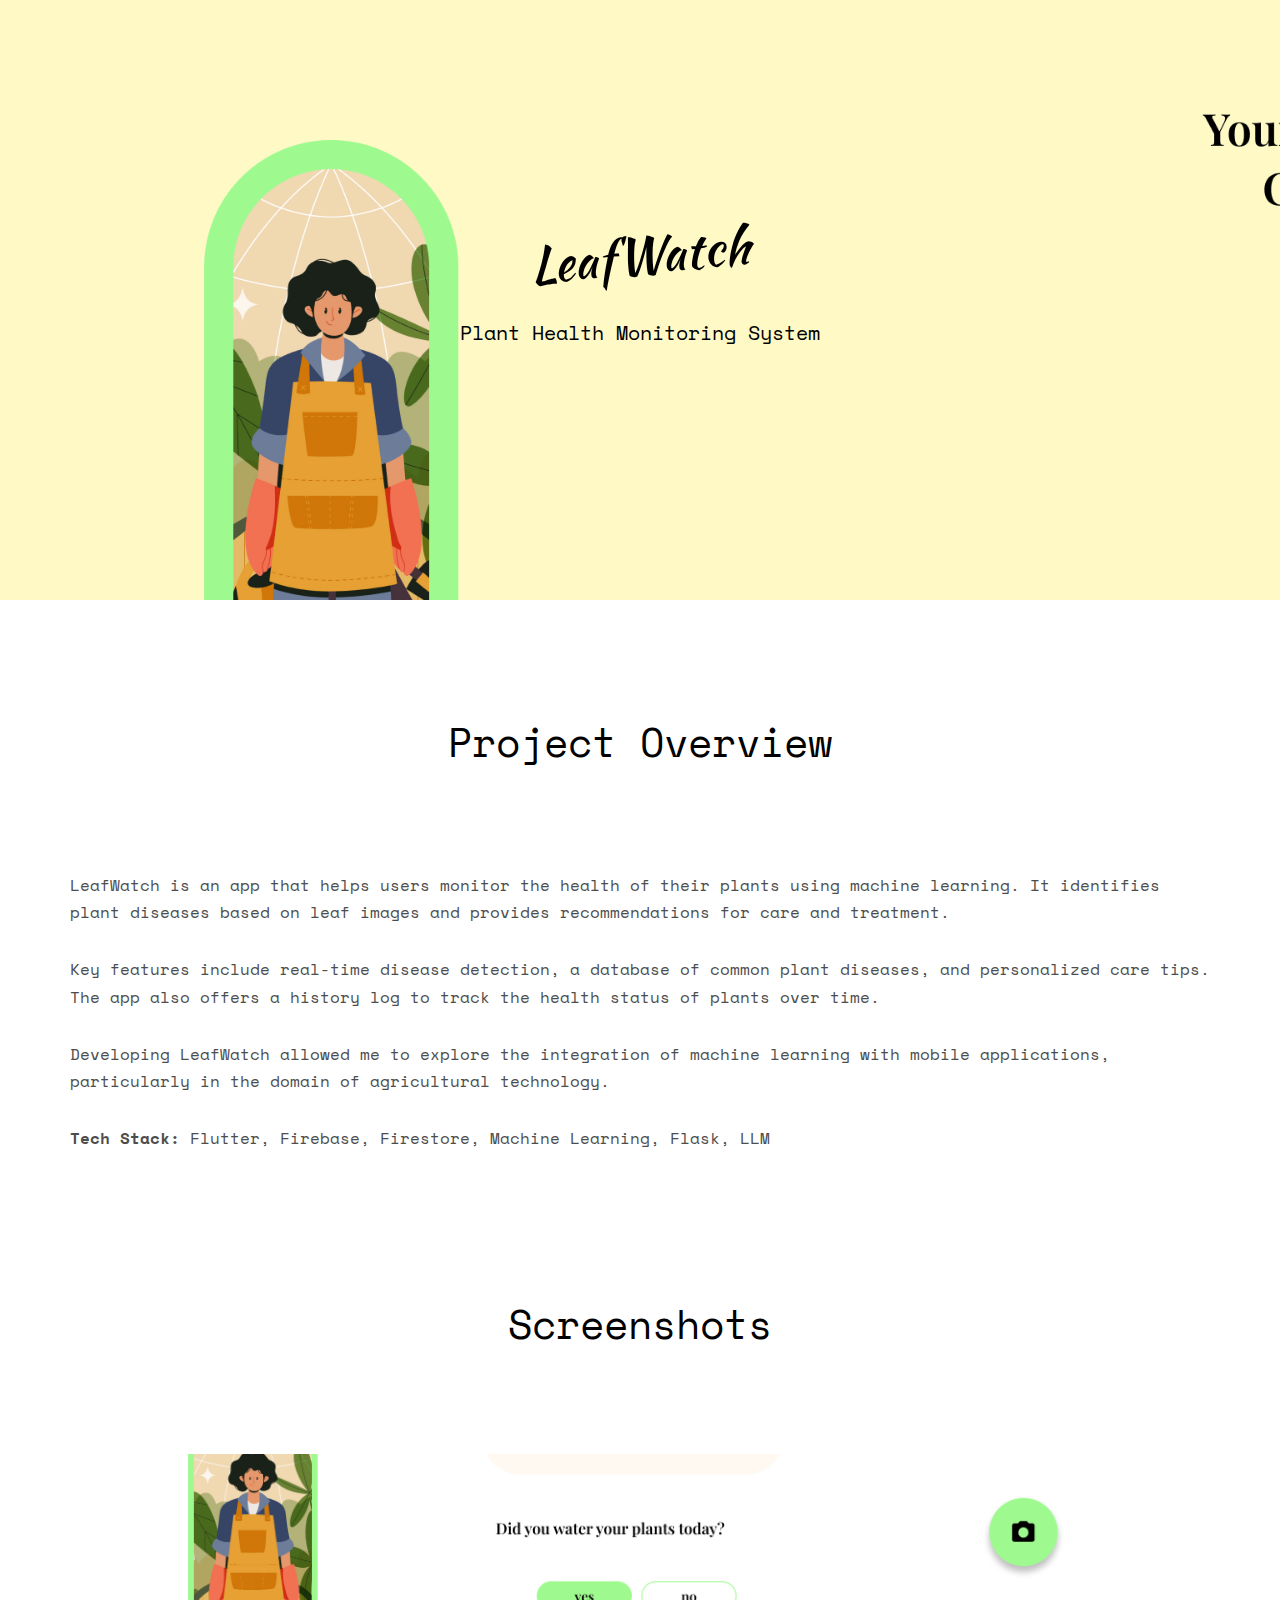
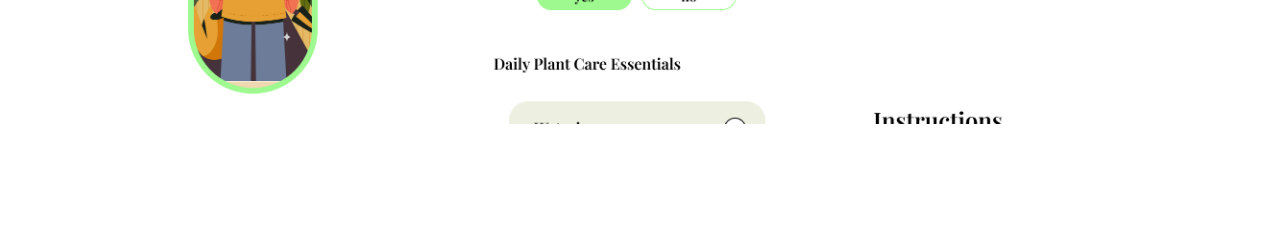
<file: leafwatch.html>
<!DOCTYPE HTML>
<html lang="en">
<head>
    <meta charset="utf-8">
    <meta http-equiv="X-UA-Compatible" content="IE=edge">
    <title>Abhishek Arvind</title>
    <meta name="viewport" content="width=device-width, initial-scale=1">

    <link href="https://fonts.googleapis.com/css?family=Space+Mono" rel="stylesheet">
    <link href="https://fonts.googleapis.com/css?family=Kaushan+Script" rel="stylesheet">
    <link rel="stylesheet" href="css/animate.css">
    <link rel="stylesheet" href="css/icomoon.css">
    <link rel="stylesheet" href="css/bootstrap.css">
    <link rel="stylesheet" href="css/style.css">

</head>
<body>
    <header id="fh5co-header" class="fh5co-cover" role="banner" style="background-image:url(images/lw_bg.png); ">
        <div class="overlay" style="background-color: transparent;"></div>
        <div class="container">
            <div class="row">
                <div class="col-md-8 col-md-offset-2 text-center">
                    <div class="display-t">
                        <div class="display-tc animate-box" data-animate-effect="fadeIn">
                            <h1 style="color: black;">LeafWatch</h1>
                            <h2 style="color: black;">Plant Health Monitoring System</h2>
                        </div>
                    </div>
                </div>
            </div>
        </div>
    </header>

    <div id="fh5co-about">
        <div class="container">
            <div class="row">
                <div class="col-md-8 col-md-offset-2 text-center fh5co-heading">
                    <h2>Project Overview</h2>
                </div>
            </div>
            <div class="row">
                <div class="col-md-12">
                    <p>LeafWatch is an app that helps users monitor the health of their plants using machine learning. It identifies plant diseases based on leaf images and provides recommendations for care and treatment.</p>
                    <p>Key features include real-time disease detection, a database of common plant diseases, and personalized care tips. The app also offers a history log to track the health status of plants over time.</p>
                    <p>Developing LeafWatch allowed me to explore the integration of machine learning with mobile applications, particularly in the domain of agricultural technology.</p>
                    <p><strong>Tech Stack:</strong> Flutter, Firebase, Firestore, Machine Learning, Flask, LLM</p>
                </div>
            </div>
        </div>
    </div>

    <div id="fh5co-gallery">
        <div class="container">
            <div class="row text-center fh5co-heading">
                <h2>Screenshots</h2>
            </div>
            <div class="row">
                <div class="col-md-4">
                    <a href="images/lw_1.png" class="gallery-img" style="background-image: url(images/lw_1.png);"></a>
                </div>
                <div class="col-md-4">
                    <a href="images/lw_2.png" class="gallery-img" style="background-image: url(images/lw_2.png);"></a>
                </div>
                <div class="col-md-4">
                    <a href="images/lw3.png" class="gallery-img" style="background-image: url(images/lw3.png);"></a>
                </div>
            </div>
        </div>
    </div>
    

    <div id="fh5co-footer">
        <div class="container">
            <div class="row">
                <div class="col-md-12 text-center">
                </div>
            </div>
        </div>
    </div>

    <!-- jQuery -->
    <script src="js/jquery.min.js"></script>
    <script src="js/bootstrap.min.js"></script>
    <script src="js/main.js"></script>

</body>
</html>
</file>
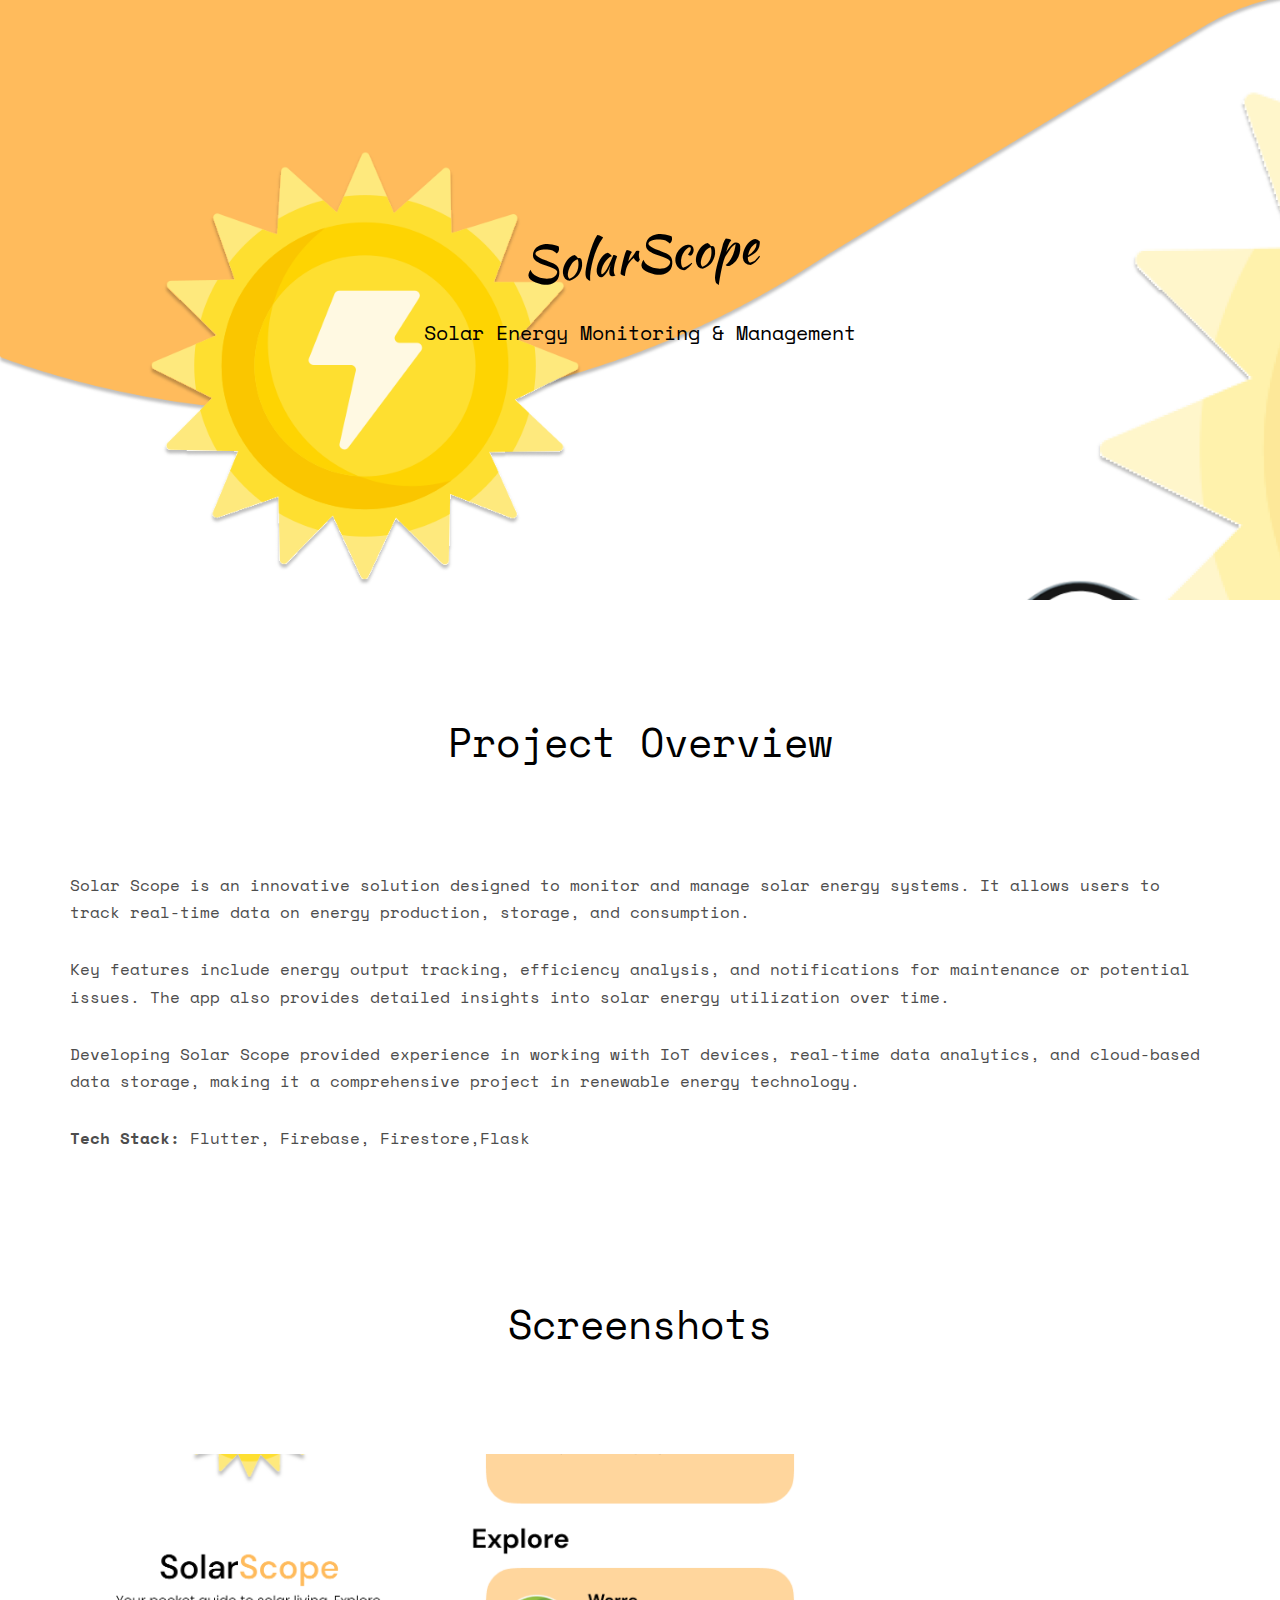
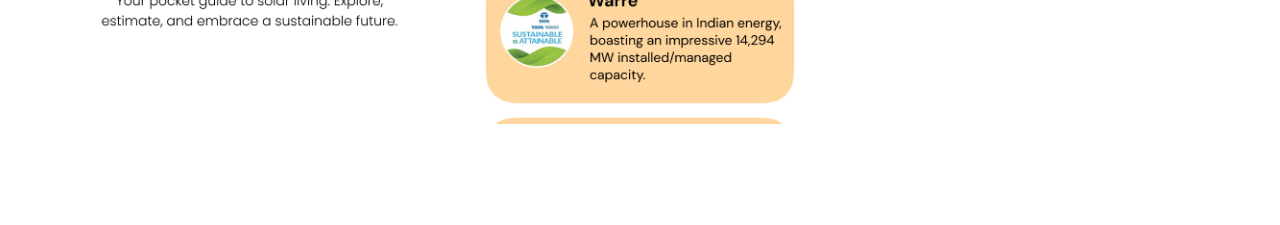
<file: solarscope.html>
<!DOCTYPE HTML>
<html lang="en">
<head>
    <meta charset="utf-8">
    <meta http-equiv="X-UA-Compatible" content="IE=edge">
    <title>Abhishek Arvind</title>
    <meta name="viewport" content="width=device-width, initial-scale=1">

    <link href="https://fonts.googleapis.com/css?family=Space+Mono" rel="stylesheet">
    <link href="https://fonts.googleapis.com/css?family=Kaushan+Script" rel="stylesheet">
    <link rel="stylesheet" href="css/animate.css">
    <link rel="stylesheet" href="css/icomoon.css">
    <link rel="stylesheet" href="css/bootstrap.css">
    <link rel="stylesheet" href="css/style.css">

</head>
<body>
    <header id="fh5co-header" class="fh5co-cover" role="banner" style="background-image:url(images/solarscope_bg.png); ">
        <div class="overlay" style="background-color: transparent;"></div>
        <div class="container">
            <div class="row">
                <div class="col-md-8 col-md-offset-2 text-center">
                    <div class="display-t">
                        <div class="display-tc animate-box" data-animate-effect="fadeIn">
                            <h1 style="color: black;">SolarScope</h1>
                            <h2 style="color: black;">Solar Energy Monitoring & Management</h2>
                        </div>
                    </div>
                </div>
            </div>
        </div>
    </header>

    <div id="fh5co-about">
        <div class="container">
            <div class="row">
                <div class="col-md-8 col-md-offset-2 text-center fh5co-heading">
                    <h2>Project Overview</h2>
                </div>
            </div>
            <div class="row">
                <div class="col-md-12">
                    <p>Solar Scope is an innovative solution designed to monitor and manage solar energy systems. It allows users to track real-time data on energy production, storage, and consumption.</p>
                    <p>Key features include energy output tracking, efficiency analysis, and notifications for maintenance or potential issues. The app also provides detailed insights into solar energy utilization over time.</p>
                    <p>Developing Solar Scope provided experience in working with IoT devices, real-time data analytics, and cloud-based data storage, making it a comprehensive project in renewable energy technology.</p>                 
                    <p><strong>Tech Stack:</strong> Flutter, Firebase, Firestore,Flask</p>
                </div>
            </div>
        </div>
    </div>

    <div id="fh5co-gallery">
        <div class="container">
            <div class="row text-center fh5co-heading">
                <h2>Screenshots</h2>
            </div>
            <div class="row">
                <div class="col-md-4">
                    <a href="images/sc_1.png" class="gallery-img" style="background-image: url(images/sc_1.png);"></a>
                </div>
                <div class="col-md-4">
                    <a href="images/sc_2.png" class="gallery-img" style="background-image: url(images/sc_2.png);"></a>
                </div>
            </div>
        </div>
    </div>
    

    <div id="fh5co-footer">
        <div class="container">
            <div class="row">
                <div class="col-md-12 text-center">
                </div>
            </div>
        </div>
    </div>

    <!-- jQuery -->
    <script src="js/jquery.min.js"></script>
    <script src="js/bootstrap.min.js"></script>
    <script src="js/main.js"></script>

</body>
</html>
</file>
<file: css/icomoon.css>
@font-face {
    font-family: 'icomoon';
    src:    url('fonts/icomoon.eot?1oniuf');
    src:    url('fonts/icomoon.eot?1oniuf#iefix') format('embedded-opentype'),
        url('fonts/icomoon.ttf?1oniuf') format('truetype'),
        url('fonts/icomoon.woff?1oniuf') format('woff'),
        url('fonts/icomoon.svg?1oniuf#icomoon') format('svg');
    font-weight: normal;
    font-style: normal;
}

[class^="icon-"], [class*=" icon-"] {
    /* use !important to prevent issues with browser extensions that change fonts */
    font-family: 'icomoon' !important;
    speak: none;
    font-style: normal;
    font-weight: normal;
    font-variant: normal;
    text-transform: none;
    line-height: 1;

    /* Better Font Rendering =========== */
    -webkit-font-smoothing: antialiased;
    -moz-osx-font-smoothing: grayscale;
}

.icon-mobile:before {
    content: "\e000";
}
.icon-laptop:before {
    content: "\e001";
}
.icon-desktop:before {
    content: "\e002";
}
.icon-tablet:before {
    content: "\e003";
}
.icon-phone:before {
    content: "\e004";
}
.icon-document:before {
    content: "\e005";
}
.icon-documents:before {
    content: "\e006";
}
.icon-search:before {
    content: "\e007";
}
.icon-clipboard:before {
    content: "\e008";
}
.icon-newspaper:before {
    content: "\e009";
}
.icon-notebook:before {
    content: "\e00a";
}
.icon-book-open:before {
    content: "\e00b";
}
.icon-browser:before {
    content: "\e00c";
}
.icon-calendar:before {
    content: "\e00d";
}
.icon-presentation:before {
    content: "\e00e";
}
.icon-picture:before {
    content: "\e00f";
}
.icon-pictures:before {
    content: "\e010";
}
.icon-video:before {
    content: "\e011";
}
.icon-camera:before {
    content: "\e012";
}
.icon-printer:before {
    content: "\e013";
}
.icon-toolbox:before {
    content: "\e014";
}
.icon-briefcase:before {
    content: "\e015";
}
.icon-wallet:before {
    content: "\e016";
}
.icon-gift:before {
    content: "\e017";
}
.icon-bargraph:before {
    content: "\e018";
}
.icon-grid:before {
    content: "\e019";
}
.icon-expand:before {
    content: "\e01a";
}
.icon-focus:before {
    content: "\e01b";
}
.icon-edit:before {
    content: "\e01c";
}
.icon-adjustments:before {
    content: "\e01d";
}
.icon-ribbon:before {
    content: "\e01e";
}
.icon-hourglass:before {
    content: "\e01f";
}
.icon-lock:before {
    content: "\e020";
}
.icon-megaphone:before {
    content: "\e021";
}
.icon-shield:before {
    content: "\e022";
}
.icon-trophy:before {
    content: "\e023";
}
.icon-flag:before {
    content: "\e024";
}
.icon-map:before {
    content: "\e025";
}
.icon-puzzle:before {
    content: "\e026";
}
.icon-basket:before {
    content: "\e027";
}
.icon-envelope:before {
    content: "\e028";
}
.icon-streetsign:before {
    content: "\e029";
}
.icon-telescope:before {
    content: "\e02a";
}
.icon-gears:before {
    content: "\e02b";
}
.icon-key:before {
    content: "\e02c";
}
.icon-paperclip:before {
    content: "\e02d";
}
.icon-attachment:before {
    content: "\e02e";
}
.icon-pricetags:before {
    content: "\e02f";
}
.icon-lightbulb:before {
    content: "\e030";
}
.icon-layers:before {
    content: "\e031";
}
.icon-pencil:before {
    content: "\e032";
}
.icon-tools:before {
    content: "\e033";
}
.icon-tools-2:before {
    content: "\e034";
}
.icon-scissors:before {
    content: "\e035";
}
.icon-paintbrush:before {
    content: "\e036";
}
.icon-magnifying-glass:before {
    content: "\e037";
}
.icon-circle-compass:before {
    content: "\e038";
}
.icon-linegraph:before {
    content: "\e039";
}
.icon-mic:before {
    content: "\e03a";
}
.icon-strategy:before {
    content: "\e03b";
}
.icon-beaker:before {
    content: "\e03c";
}
.icon-caution:before {
    content: "\e03d";
}
.icon-recycle:before {
    content: "\e03e";
}
.icon-anchor:before {
    content: "\e03f";
}
.icon-profile-male:before {
    content: "\e040";
}
.icon-profile-female:before {
    content: "\e041";
}
.icon-bike:before {
    content: "\e042";
}
.icon-wine:before {
    content: "\e043";
}
.icon-hotairballoon:before {
    content: "\e044";
}
.icon-globe:before {
    content: "\e045";
}
.icon-genius:before {
    content: "\e046";
}
.icon-map-pin:before {
    content: "\e047";
}
.icon-dial:before {
    content: "\e048";
}
.icon-chat:before {
    content: "\e049";
}
.icon-heart:before {
    content: "\e04a";
}
.icon-cloud:before {
    content: "\e04b";
}
.icon-upload:before {
    content: "\e04c";
}
.icon-download:before {
    content: "\e04d";
}
.icon-target:before {
    content: "\e04e";
}
.icon-hazardous:before {
    content: "\e04f";
}
.icon-piechart:before {
    content: "\e050";
}
.icon-speedometer:before {
    content: "\e051";
}
.icon-global:before {
    content: "\e052";
}
.icon-compass:before {
    content: "\e053";
}
.icon-lifesaver:before {
    content: "\e054";
}
.icon-clock:before {
    content: "\e055";
}
.icon-aperture:before {
    content: "\e056";
}
.icon-quote:before {
    content: "\e057";
}
.icon-scope:before {
    content: "\e058";
}
.icon-alarmclock:before {
    content: "\e059";
}
.icon-refresh:before {
    content: "\e05a";
}
.icon-happy:before {
    content: "\e05b";
}
.icon-sad:before {
    content: "\e05c";
}
.icon-facebook:before {
    content: "\e05d";
}
.icon-twitter:before {
    content: "\e05e";
}
.icon-googleplus:before {
    content: "\e05f";
}
.icon-rss:before {
    content: "\e060";
}
.icon-tumblr:before {
    content: "\e061";
}
.icon-linkedin:before {
    content: "\e062";
}
.icon-dribbble:before {
    content: "\e063";
}
.icon-box2:before {
    content: "\ea82";
}
.icon-write:before {
    content: "\ea83";
}
.icon-clock2:before {
    content: "\ea84";
}
.icon-reply2:before {
    content: "\ea85";
}
.icon-reply-all2:before {
    content: "\ea86";
}
.icon-forward2:before {
    content: "\ea87";
}
.icon-flag2:before {
    content: "\ea88";
}
.icon-search2:before {
    content: "\ea89";
}
.icon-trash2:before {
    content: "\ea8a";
}
.icon-envelope2:before {
    content: "\ea8b";
}
.icon-bubble:before {
    content: "\ea8c";
}
.icon-bubbles:before {
    content: "\ea8d";
}
.icon-user2:before {
    content: "\ea8e";
}
.icon-users2:before {
    content: "\ea8f";
}
.icon-cloud2:before {
    content: "\ea90";
}
.icon-download2:before {
    content: "\ea91";
}
.icon-upload2:before {
    content: "\ea92";
}
.icon-rain:before {
    content: "\ea93";
}
.icon-sun:before {
    content: "\ea94";
}
.icon-moon2:before {
    content: "\ea95";
}
.icon-bell2:before {
    content: "\ea96";
}
.icon-folder2:before {
    content: "\ea97";
}
.icon-pin2:before {
    content: "\ea98";
}
.icon-sound2:before {
    content: "\ea99";
}
.icon-microphone:before {
    content: "\ea9a";
}
.icon-camera2:before {
    content: "\ea9b";
}
.icon-image2:before {
    content: "\ea9c";
}
.icon-cog2:before {
    content: "\ea9d";
}
.icon-calendar2:before {
    content: "\ea9e";
}
.icon-book2:before {
    content: "\ea9f";
}
.icon-map-marker:before {
    content: "\eaa0";
}
.icon-store:before {
    content: "\eaa1";
}
.icon-support:before {
    content: "\eaa2";
}
.icon-tag2:before {
    content: "\eaa3";
}
.icon-heart2:before {
    content: "\eaa4";
}
.icon-video-camera:before {
    content: "\eaa5";
}
.icon-trophy2:before {
    content: "\eaa6";
}
.icon-cart:before {
    content: "\eaa7";
}
.icon-eye2:before {
    content: "\eaa8";
}
.icon-cancel:before {
    content: "\eaa9";
}
.icon-chart:before {
    content: "\eaaa";
}
.icon-target2:before {
    content: "\eaab";
}
.icon-printer2:before {
    content: "\eaac";
}
.icon-location2:before {
    content: "\eaad";
}
.icon-bookmark2:before {
    content: "\eaae";
}
.icon-monitor:before {
    content: "\eaaf";
}
.icon-cross2:before {
    content: "\eab0";
}
.icon-plus2:before {
    content: "\eab1";
}
.icon-left:before {
    content: "\eab2";
}
.icon-up:before {
    content: "\eab3";
}
.icon-browser2:before {
    content: "\eab4";
}
.icon-windows:before {
    content: "\eab5";
}
.icon-switch2:before {
    content: "\eab6";
}
.icon-dashboard:before {
    content: "\eab7";
}
.icon-play:before {
    content: "\eab8";
}
.icon-fast-forward:before {
    content: "\eab9";
}
.icon-next:before {
    content: "\eaba";
}
.icon-refresh2:before {
    content: "\eabb";
}
.icon-film:before {
    content: "\eabc";
}
.icon-home2:before {
    content: "\eabd";
}
.icon-add-to-list:before {
    content: "\e901";
}
.icon-classic-computer:before {
    content: "\e902";
}
.icon-controller-fast-backward:before {
    content: "\e903";
}
.icon-creative-commons-attribution:before {
    content: "\e904";
}
.icon-creative-commons-noderivs:before {
    content: "\e905";
}
.icon-creative-commons-noncommercial-eu:before {
    content: "\e906";
}
.icon-creative-commons-noncommercial-us:before {
    content: "\e907";
}
.icon-creative-commons-public-domain:before {
    content: "\e908";
}
.icon-creative-commons-remix:before {
    content: "\e909";
}
.icon-creative-commons-share:before {
    content: "\e90a";
}
.icon-creative-commons-sharealike:before {
    content: "\e90b";
}
.icon-creative-commons:before {
    content: "\e90c";
}
.icon-document-landscape:before {
    content: "\e90d";
}
.icon-remove-user:before {
    content: "\e90e";
}
.icon-warning:before {
    content: "\e90f";
}
.icon-arrow-bold-down:before {
    content: "\e910";
}
.icon-arrow-bold-left:before {
    content: "\e911";
}
.icon-arrow-bold-right:before {
    content: "\e912";
}
.icon-arrow-bold-up:before {
    content: "\e913";
}
.icon-arrow-down:before {
    content: "\e914";
}
.icon-arrow-left:before {
    content: "\e915";
}
.icon-arrow-long-down:before {
    content: "\e916";
}
.icon-arrow-long-left:before {
    content: "\e917";
}
.icon-arrow-long-right:before {
    content: "\e918";
}
.icon-arrow-long-up:before {
    content: "\e919";
}
.icon-arrow-right:before {
    content: "\e91a";
}
.icon-arrow-up:before {
    content: "\e91b";
}
.icon-arrow-with-circle-down:before {
    content: "\e91c";
}
.icon-arrow-with-circle-left:before {
    content: "\e91d";
}
.icon-arrow-with-circle-right:before {
    content: "\e91e";
}
.icon-arrow-with-circle-up:before {
    content: "\e91f";
}
.icon-bookmark:before {
    content: "\e920";
}
.icon-bookmarks:before {
    content: "\e921";
}
.icon-chevron-down:before {
    content: "\e922";
}
.icon-chevron-left:before {
    content: "\e923";
}
.icon-chevron-right:before {
    content: "\e924";
}
.icon-chevron-small-down:before {
    content: "\e925";
}
.icon-chevron-small-left:before {
    content: "\e926";
}
.icon-chevron-small-right:before {
    content: "\e927";
}
.icon-chevron-small-up:before {
    content: "\e928";
}
.icon-chevron-thin-down:before {
    content: "\e929";
}
.icon-chevron-thin-left:before {
    content: "\e92a";
}
.icon-chevron-thin-right:before {
    content: "\e92b";
}
.icon-chevron-thin-up:before {
    content: "\e92c";
}
.icon-chevron-up:before {
    content: "\e92d";
}
.icon-chevron-with-circle-down:before {
    content: "\e92e";
}
.icon-chevron-with-circle-left:before {
    content: "\e92f";
}
.icon-chevron-with-circle-right:before {
    content: "\e930";
}
.icon-chevron-with-circle-up:before {
    content: "\e931";
}
.icon-cloud3:before {
    content: "\e932";
}
.icon-controller-fast-forward:before {
    content: "\e933";
}
.icon-controller-jump-to-start:before {
    content: "\e934";
}
.icon-controller-next:before {
    content: "\e935";
}
.icon-controller-paus:before {
    content: "\e936";
}
.icon-controller-play:before {
    content: "\e937";
}
.icon-controller-record:before {
    content: "\e938";
}
.icon-controller-stop:before {
    content: "\e939";
}
.icon-controller-volume:before {
    content: "\e93a";
}
.icon-dot-single:before {
    content: "\e93b";
}
.icon-dots-three-horizontal:before {
    content: "\e93c";
}
.icon-dots-three-vertical:before {
    content: "\e93d";
}
.icon-dots-two-horizontal:before {
    content: "\e93e";
}
.icon-dots-two-vertical:before {
    content: "\e93f";
}
.icon-download3:before {
    content: "\e940";
}
.icon-emoji-flirt:before {
    content: "\e941";
}
.icon-flow-branch:before {
    content: "\e942";
}
.icon-flow-cascade:before {
    content: "\e943";
}
.icon-flow-line:before {
    content: "\e944";
}
.icon-flow-parallel:before {
    content: "\e945";
}
.icon-flow-tree:before {
    content: "\e946";
}
.icon-install:before {
    content: "\e947";
}
.icon-layers2:before {
    content: "\e948";
}
.icon-open-book:before {
    content: "\e949";
}
.icon-resize-100:before {
    content: "\e94a";
}
.icon-resize-full-screen:before {
    content: "\e94b";
}
.icon-save:before {
    content: "\e94c";
}
.icon-select-arrows:before {
    content: "\e94d";
}
.icon-sound-mute:before {
    content: "\e94e";
}
.icon-sound:before {
    content: "\e94f";
}
.icon-trash:before {
    content: "\e950";
}
.icon-triangle-down:before {
    content: "\e951";
}
.icon-triangle-left:before {
    content: "\e952";
}
.icon-triangle-right:before {
    content: "\e953";
}
.icon-triangle-up:before {
    content: "\e954";
}
.icon-uninstall:before {
    content: "\e955";
}
.icon-upload-to-cloud:before {
    content: "\e956";
}
.icon-upload3:before {
    content: "\e957";
}
.icon-add-user:before {
    content: "\e958";
}
.icon-address:before {
    content: "\e959";
}
.icon-adjust:before {
    content: "\e95a";
}
.icon-air:before {
    content: "\e95b";
}
.icon-aircraft-landing:before {
    content: "\e95c";
}
.icon-aircraft-take-off:before {
    content: "\e95d";
}
.icon-aircraft:before {
    content: "\e95e";
}
.icon-align-bottom:before {
    content: "\e95f";
}
.icon-align-horizontal-middle:before {
    content: "\e960";
}
.icon-align-left:before {
    content: "\e961";
}
.icon-align-right:before {
    content: "\e962";
}
.icon-align-top:before {
    content: "\e963";
}
.icon-align-vertical-middle:before {
    content: "\e964";
}
.icon-archive:before {
    content: "\e965";
}
.icon-area-graph:before {
    content: "\e966";
}
.icon-attachment2:before {
    content: "\e967";
}
.icon-awareness-ribbon:before {
    content: "\e968";
}
.icon-back-in-time:before {
    content: "\e969";
}
.icon-back:before {
    content: "\e96a";
}
.icon-bar-graph:before {
    content: "\e96b";
}
.icon-battery:before {
    content: "\e96c";
}
.icon-beamed-note:before {
    content: "\e96d";
}
.icon-bell:before {
    content: "\e96e";
}
.icon-blackboard:before {
    content: "\e96f";
}
.icon-block:before {
    content: "\e970";
}
.icon-book:before {
    content: "\e971";
}
.icon-bowl:before {
    content: "\e972";
}
.icon-box:before {
    content: "\e973";
}
.icon-briefcase2:before {
    content: "\e974";
}
.icon-browser3:before {
    content: "\e975";
}
.icon-brush:before {
    content: "\e976";
}
.icon-bucket:before {
    content: "\e977";
}
.icon-cake:before {
    content: "\e978";
}
.icon-calculator:before {
    content: "\e979";
}
.icon-calendar3:before {
    content: "\e97a";
}
.icon-camera3:before {
    content: "\e97b";
}
.icon-ccw:before {
    content: "\e97c";
}
.icon-chat2:before {
    content: "\e97d";
}
.icon-check:before {
    content: "\e97e";
}
.icon-circle-with-cross:before {
    content: "\e97f";
}
.icon-circle-with-minus:before {
    content: "\e980";
}
.icon-circle-with-plus:before {
    content: "\e981";
}
.icon-circle:before {
    content: "\e982";
}
.icon-circular-graph:before {
    content: "\e983";
}
.icon-clapperboard:before {
    content: "\e984";
}
.icon-clipboard2:before {
    content: "\e985";
}
.icon-clock3:before {
    content: "\e986";
}
.icon-code:before {
    content: "\e987";
}
.icon-cog:before {
    content: "\e988";
}
.icon-colours:before {
    content: "\e989";
}
.icon-compass2:before {
    content: "\e98a";
}
.icon-copy:before {
    content: "\e98b";
}
.icon-credit-card:before {
    content: "\e98c";
}
.icon-credit:before {
    content: "\e98d";
}
.icon-cross:before {
    content: "\e98e";
}
.icon-cup:before {
    content: "\e98f";
}
.icon-cw:before {
    content: "\e990";
}
.icon-cycle:before {
    content: "\e991";
}
.icon-database:before {
    content: "\e992";
}
.icon-dial-pad:before {
    content: "\e993";
}
.icon-direction:before {
    content: "\e994";
}
.icon-document2:before {
    content: "\e995";
}
.icon-documents2:before {
    content: "\e996";
}
.icon-drink:before {
    content: "\e997";
}
.icon-drive:before {
    content: "\e998";
}
.icon-drop:before {
    content: "\e999";
}
.icon-edit2:before {
    content: "\e99a";
}
.icon-email:before {
    content: "\e99b";
}
.icon-emoji-happy:before {
    content: "\e99c";
}
.icon-emoji-neutral:before {
    content: "\e99d";
}
.icon-emoji-sad:before {
    content: "\e99e";
}
.icon-erase:before {
    content: "\e99f";
}
.icon-eraser:before {
    content: "\e9a0";
}
.icon-export:before {
    content: "\e9a1";
}
.icon-eye:before {
    content: "\e9a2";
}
.icon-feather:before {
    content: "\e9a3";
}
.icon-flag3:before {
    content: "\e9a4";
}
.icon-flash:before {
    content: "\e9a5";
}
.icon-flashlight:before {
    content: "\e9a6";
}
.icon-flat-brush:before {
    content: "\e9a7";
}
.icon-folder-images:before {
    content: "\e9a8";
}
.icon-folder-music:before {
    content: "\e9a9";
}
.icon-folder-video:before {
    content: "\e9aa";
}
.icon-folder:before {
    content: "\e9ab";
}
.icon-forward:before {
    content: "\e9ac";
}
.icon-funnel:before {
    content: "\e9ad";
}
.icon-game-controller:before {
    content: "\e9ae";
}
.icon-gauge:before {
    content: "\e9af";
}
.icon-globe2:before {
    content: "\e9b0";
}
.icon-graduation-cap:before {
    content: "\e9b1";
}
.icon-grid2:before {
    content: "\e9b2";
}
.icon-hair-cross:before {
    content: "\e9b3";
}
.icon-hand:before {
    content: "\e9b4";
}
.icon-heart-outlined:before {
    content: "\e9b5";
}
.icon-heart3:before {
    content: "\e9b6";
}
.icon-help-with-circle:before {
    content: "\e9b7";
}
.icon-help:before {
    content: "\e9b8";
}
.icon-home:before {
    content: "\e9b9";
}
.icon-hour-glass:before {
    content: "\e9ba";
}
.icon-image-inverted:before {
    content: "\e9bb";
}
.icon-image:before {
    content: "\e9bc";
}
.icon-images:before {
    content: "\e9bd";
}
.icon-inbox:before {
    content: "\e9be";
}
.icon-infinity:before {
    content: "\e9bf";
}
.icon-info-with-circle:before {
    content: "\e9c0";
}
.icon-info:before {
    content: "\e9c1";
}
.icon-key2:before {
    content: "\e9c2";
}
.icon-keyboard:before {
    content: "\e9c3";
}
.icon-lab-flask:before {
    content: "\e9c4";
}
.icon-landline:before {
    content: "\e9c5";
}
.icon-language:before {
    content: "\e9c6";
}
.icon-laptop2:before {
    content: "\e9c7";
}
.icon-leaf:before {
    content: "\e9c8";
}
.icon-level-down:before {
    content: "\e9c9";
}
.icon-level-up:before {
    content: "\e9ca";
}
.icon-lifebuoy:before {
    content: "\e9cb";
}
.icon-light-bulb:before {
    content: "\e9cc";
}
.icon-light-down:before {
    content: "\e9cd";
}
.icon-light-up:before {
    content: "\e9ce";
}
.icon-line-graph:before {
    content: "\e9cf";
}
.icon-link:before {
    content: "\e9d0";
}
.icon-list:before {
    content: "\e9d1";
}
.icon-location-pin:before {
    content: "\e9d2";
}
.icon-location:before {
    content: "\e9d3";
}
.icon-lock-open:before {
    content: "\e9d4";
}
.icon-lock2:before {
    content: "\e9d5";
}
.icon-log-out:before {
    content: "\e9d6";
}
.icon-login:before {
    content: "\e9d7";
}
.icon-loop:before {
    content: "\e9d8";
}
.icon-magnet:before {
    content: "\e9d9";
}
.icon-magnifying-glass2:before {
    content: "\e9da";
}
.icon-mail:before {
    content: "\e9db";
}
.icon-man:before {
    content: "\e9dc";
}
.icon-map2:before {
    content: "\e9dd";
}
.icon-mask:before {
    content: "\e9de";
}
.icon-medal:before {
    content: "\e9df";
}
.icon-megaphone2:before {
    content: "\e9e0";
}
.icon-menu:before {
    content: "\e9e1";
}
.icon-message:before {
    content: "\e9e2";
}
.icon-mic2:before {
    content: "\e9e3";
}
.icon-minus:before {
    content: "\e9e4";
}
.icon-mobile2:before {
    content: "\e9e5";
}
.icon-modern-mic:before {
    content: "\e9e6";
}
.icon-moon:before {
    content: "\e9e7";
}
.icon-mouse:before {
    content: "\e9e8";
}
.icon-music:before {
    content: "\e9e9";
}
.icon-network:before {
    content: "\e9ea";
}
.icon-new-message:before {
    content: "\e9eb";
}
.icon-new:before {
    content: "\e9ec";
}
.icon-news:before {
    content: "\e9ed";
}
.icon-note:before {
    content: "\e9ee";
}
.icon-notification:before {
    content: "\e9ef";
}
.icon-old-mobile:before {
    content: "\e9f0";
}
.icon-old-phone:before {
    content: "\e9f1";
}
.icon-palette:before {
    content: "\e9f2";
}
.icon-paper-plane:before {
    content: "\e9f3";
}
.icon-pencil2:before {
    content: "\e9f4";
}
.icon-phone2:before {
    content: "\e9f5";
}
.icon-pie-chart:before {
    content: "\e9f6";
}
.icon-pin:before {
    content: "\e9f7";
}
.icon-plus:before {
    content: "\e9f8";
}
.icon-popup:before {
    content: "\e9f9";
}
.icon-power-plug:before {
    content: "\e9fa";
}
.icon-price-ribbon:before {
    content: "\e9fb";
}
.icon-price-tag:before {
    content: "\e9fc";
}
.icon-print:before {
    content: "\e9fd";
}
.icon-progress-empty:before {
    content: "\e9fe";
}
.icon-progress-full:before {
    content: "\e9ff";
}
.icon-progress-one:before {
    content: "\ea00";
}
.icon-progress-two:before {
    content: "\ea01";
}
.icon-publish:before {
    content: "\ea02";
}
.icon-quote2:before {
    content: "\ea03";
}
.icon-radio:before {
    content: "\ea04";
}
.icon-reply-all:before {
    content: "\ea05";
}
.icon-reply:before {
    content: "\ea06";
}
.icon-retweet:before {
    content: "\ea07";
}
.icon-rocket:before {
    content: "\ea08";
}
.icon-round-brush:before {
    content: "\ea09";
}
.icon-rss2:before {
    content: "\ea0a";
}
.icon-ruler:before {
    content: "\ea0b";
}
.icon-scissors2:before {
    content: "\ea0c";
}
.icon-share-alternitive:before {
    content: "\ea0d";
}
.icon-share:before {
    content: "\ea0e";
}
.icon-shareable:before {
    content: "\ea0f";
}
.icon-shield2:before {
    content: "\ea10";
}
.icon-shop:before {
    content: "\ea11";
}
.icon-shopping-bag:before {
    content: "\ea12";
}
.icon-shopping-basket:before {
    content: "\ea13";
}
.icon-shopping-cart:before {
    content: "\ea14";
}
.icon-shuffle:before {
    content: "\ea15";
}
.icon-signal:before {
    content: "\ea16";
}
.icon-sound-mix:before {
    content: "\ea17";
}
.icon-sports-club:before {
    content: "\ea18";
}
.icon-spreadsheet:before {
    content: "\ea19";
}
.icon-squared-cross:before {
    content: "\ea1a";
}
.icon-squared-minus:before {
    content: "\ea1b";
}
.icon-squared-plus:before {
    content: "\ea1c";
}
.icon-star-outlined:before {
    content: "\ea1d";
}
.icon-star:before {
    content: "\ea1e";
}
.icon-stopwatch:before {
    content: "\ea1f";
}
.icon-suitcase:before {
    content: "\ea20";
}
.icon-swap:before {
    content: "\ea21";
}
.icon-sweden:before {
    content: "\ea22";
}
.icon-switch:before {
    content: "\ea23";
}
.icon-tablet2:before {
    content: "\ea24";
}
.icon-tag:before {
    content: "\ea25";
}
.icon-text-document-inverted:before {
    content: "\ea26";
}
.icon-text-document:before {
    content: "\ea27";
}
.icon-text:before {
    content: "\ea28";
}
.icon-thermometer:before {
    content: "\ea29";
}
.icon-thumbs-down:before {
    content: "\ea2a";
}
.icon-thumbs-up:before {
    content: "\ea2b";
}
.icon-thunder-cloud:before {
    content: "\ea2c";
}
.icon-ticket:before {
    content: "\ea2d";
}
.icon-time-slot:before {
    content: "\ea2e";
}
.icon-tools2:before {
    content: "\ea2f";
}
.icon-traffic-cone:before {
    content: "\ea30";
}
.icon-tree:before {
    content: "\ea31";
}
.icon-trophy3:before {
    content: "\ea32";
}
.icon-tv:before {
    content: "\ea33";
}
.icon-typing:before {
    content: "\ea34";
}
.icon-unread:before {
    content: "\ea35";
}
.icon-untag:before {
    content: "\ea36";
}
.icon-user:before {
    content: "\ea37";
}
.icon-users:before {
    content: "\ea38";
}
.icon-v-card:before {
    content: "\ea39";
}
.icon-video2:before {
    content: "\ea3a";
}
.icon-vinyl:before {
    content: "\ea3b";
}
.icon-voicemail:before {
    content: "\ea3c";
}
.icon-wallet2:before {
    content: "\ea3d";
}
.icon-water:before {
    content: "\ea3e";
}
.icon-500px-with-circle:before {
    content: "\ea3f";
}
.icon-500px:before {
    content: "\ea40";
}
.icon-basecamp:before {
    content: "\ea41";
}
.icon-behance:before {
    content: "\ea42";
}
.icon-creative-cloud:before {
    content: "\ea43";
}
.icon-dropbox:before {
    content: "\ea44";
}
.icon-evernote:before {
    content: "\ea45";
}
.icon-flattr:before {
    content: "\ea46";
}
.icon-foursquare:before {
    content: "\ea47";
}
.icon-google-drive:before {
    content: "\ea48";
}
.icon-google-hangouts:before {
    content: "\ea49";
}
.icon-grooveshark:before {
    content: "\ea4a";
}
.icon-icloud:before {
    content: "\ea4b";
}
.icon-mixi:before {
    content: "\ea4c";
}
.icon-onedrive:before {
    content: "\ea4d";
}
.icon-paypal:before {
    content: "\ea4e";
}
.icon-picasa:before {
    content: "\ea4f";
}
.icon-qq:before {
    content: "\ea50";
}
.icon-rdio-with-circle:before {
    content: "\ea51";
}
.icon-renren:before {
    content: "\ea52";
}
.icon-scribd:before {
    content: "\ea53";
}
.icon-sina-weibo:before {
    content: "\ea54";
}
.icon-skype-with-circle:before {
    content: "\ea55";
}
.icon-skype:before {
    content: "\ea56";
}
.icon-slideshare:before {
    content: "\ea57";
}
.icon-smashing:before {
    content: "\ea58";
}
.icon-soundcloud:before {
    content: "\ea59";
}
.icon-spotify-with-circle:before {
    content: "\ea5a";
}
.icon-spotify:before {
    content: "\ea5b";
}
.icon-swarm:before {
    content: "\ea5c";
}
.icon-vine-with-circle:before {
    content: "\ea5d";
}
.icon-vine:before {
    content: "\ea5e";
}
.icon-vk-alternitive:before {
    content: "\ea5f";
}
.icon-vk-with-circle:before {
    content: "\ea60";
}
.icon-vk:before {
    content: "\ea61";
}
.icon-xing-with-circle:before {
    content: "\ea62";
}
.icon-xing:before {
    content: "\ea63";
}
.icon-yelp:before {
    content: "\ea64";
}
.icon-dribbble-with-circle:before {
    content: "\ea65";
}
.icon-dribbble2:before {
    content: "\ea66";
}
.icon-facebook-with-circle:before {
    content: "\ea67";
}
.icon-facebook2:before {
    content: "\ea68";
}
.icon-flickr-with-circle:before {
    content: "\ea69";
}
.icon-flickr:before {
    content: "\ea6a";
}
.icon-github-with-circle:before {
    content: "\ea6b";
}
.icon-github:before {
    content: "\ea6c";
}
.icon-google-with-circle:before {
    content: "\ea6d";
}
.icon-google:before {
    content: "\ea6e";
}
.icon-instagram-with-circle:before {
    content: "\ea6f";
}
.icon-instagram:before {
    content: "\ea70";
}
.icon-lastfm-with-circle:before {
    content: "\ea71";
}
.icon-lastfm:before {
    content: "\ea72";
}
.icon-linkedin-with-circle:before {
    content: "\ea73";
}
.icon-linkedin2:before {
    content: "\ea74";
}
.icon-pinterest-with-circle:before {
    content: "\ea75";
}
.icon-pinterest:before {
    content: "\ea76";
}
.icon-rdio:before {
    content: "\ea77";
}
.icon-stumbleupon-with-circle:before {
    content: "\ea78";
}
.icon-stumbleupon:before {
    content: "\ea79";
}
.icon-tumblr-with-circle:before {
    content: "\ea7a";
}
.icon-tumblr2:before {
    content: "\ea7b";
}
.icon-twitter-with-circle:before {
    content: "\ea7c";
}
.icon-twitter2:before {
    content: "\ea7d";
}
.icon-vimeo-with-circle:before {
    content: "\ea7e";
}
.icon-vimeo:before {
    content: "\ea7f";
}
.icon-youtube-with-circle:before {
    content: "\ea80";
}
.icon-youtube:before {
    content: "\ea81";
}
.icon-home3:before {
    content: "\eabe";
}
.icon-home22:before {
    content: "\eabf";
}
.icon-home32:before {
    content: "\eac0";
}
.icon-office:before {
    content: "\eac1";
}
.icon-newspaper2:before {
    content: "\eac2";
}
.icon-pencil3:before {
    content: "\eac3";
}
.icon-pencil22:before {
    content: "\eac4";
}
.icon-quill:before {
    content: "\eac5";
}
.icon-pen:before {
    content: "\eac6";
}
.icon-blog:before {
    content: "\eac7";
}
.icon-eyedropper:before {
    content: "\eac8";
}
.icon-droplet:before {
    content: "\eac9";
}
.icon-paint-format:before {
    content: "\eaca";
}
.icon-image3:before {
    content: "\eacb";
}
.icon-images2:before {
    content: "\eacc";
}
.icon-camera4:before {
    content: "\eacd";
}
.icon-headphones:before {
    content: "\eace";
}
.icon-music2:before {
    content: "\eacf";
}
.icon-play2:before {
    content: "\ead0";
}
.icon-film2:before {
    content: "\ead1";
}
.icon-video-camera2:before {
    content: "\ead2";
}
.icon-dice:before {
    content: "\ead3";
}
.icon-pacman:before {
    content: "\ead4";
}
.icon-spades:before {
    content: "\ead5";
}
.icon-clubs:before {
    content: "\ead6";
}
.icon-diamonds:before {
    content: "\ead7";
}
.icon-bullhorn:before {
    content: "\ead8";
}
.icon-connection:before {
    content: "\ead9";
}
.icon-podcast:before {
    content: "\eada";
}
.icon-feed:before {
    content: "\eadb";
}
.icon-mic3:before {
    content: "\eadc";
}
.icon-book3:before {
    content: "\eadd";
}
.icon-books:before {
    content: "\eade";
}
.icon-library:before {
    content: "\eadf";
}
.icon-file-text:before {
    content: "\eae0";
}
.icon-profile:before {
    content: "\eae1";
}
.icon-file-empty:before {
    content: "\eae2";
}
.icon-files-empty:before {
    content: "\eae3";
}
.icon-file-text2:before {
    content: "\eae4";
}
.icon-file-picture:before {
    content: "\eae5";
}
.icon-file-music:before {
    content: "\eae6";
}
.icon-file-play:before {
    content: "\eae7";
}
.icon-file-video:before {
    content: "\eae8";
}
.icon-file-zip:before {
    content: "\eae9";
}
.icon-copy2:before {
    content: "\eaea";
}
.icon-paste:before {
    content: "\eaeb";
}
.icon-stack:before {
    content: "\eaec";
}
.icon-folder3:before {
    content: "\eaed";
}
.icon-folder-open:before {
    content: "\eaee";
}
.icon-folder-plus:before {
    content: "\eaef";
}
.icon-folder-minus:before {
    content: "\eaf0";
}
.icon-folder-download:before {
    content: "\eaf1";
}
.icon-folder-upload:before {
    content: "\eaf2";
}
.icon-price-tag2:before {
    content: "\eaf3";
}
.icon-price-tags:before {
    content: "\eaf4";
}
.icon-barcode:before {
    content: "\eaf5";
}
.icon-qrcode:before {
    content: "\eaf6";
}
.icon-ticket2:before {
    content: "\eaf7";
}
.icon-cart2:before {
    content: "\eaf8";
}
.icon-coin-dollar:before {
    content: "\eaf9";
}
.icon-coin-euro:before {
    content: "\eafa";
}
.icon-coin-pound:before {
    content: "\eafb";
}
.icon-coin-yen:before {
    content: "\eafc";
}
.icon-credit-card2:before {
    content: "\eafd";
}
.icon-calculator2:before {
    content: "\eafe";
}
.icon-lifebuoy2:before {
    content: "\eaff";
}
.icon-phone3:before {
    content: "\eb00";
}
.icon-phone-hang-up:before {
    content: "\eb01";
}
.icon-address-book:before {
    content: "\eb02";
}
.icon-envelop:before {
    content: "\eb03";
}
.icon-pushpin:before {
    content: "\eb04";
}
.icon-location3:before {
    content: "\eb05";
}
.icon-location22:before {
    content: "\eb06";
}
.icon-compass3:before {
    content: "\eb07";
}
.icon-compass22:before {
    content: "\eb08";
}
.icon-map3:before {
    content: "\eb09";
}
.icon-map22:before {
    content: "\eb0a";
}
.icon-history:before {
    content: "\eb0b";
}
.icon-clock4:before {
    content: "\eb0c";
}
.icon-clock22:before {
    content: "\eb0d";
}
.icon-alarm:before {
    content: "\eb0e";
}
.icon-bell3:before {
    content: "\eb0f";
}
.icon-stopwatch2:before {
    content: "\eb10";
}
.icon-calendar4:before {
    content: "\eb11";
}
.icon-printer3:before {
    content: "\eb12";
}
.icon-keyboard2:before {
    content: "\eb13";
}
.icon-display:before {
    content: "\eb14";
}
.icon-laptop3:before {
    content: "\eb15";
}
.icon-mobile3:before {
    content: "\eb16";
}
.icon-mobile22:before {
    content: "\eb17";
}
.icon-tablet3:before {
    content: "\eb18";
}
.icon-tv2:before {
    content: "\eb19";
}
.icon-drawer:before {
    content: "\eb1a";
}
.icon-drawer2:before {
    content: "\eb1b";
}
.icon-box-add:before {
    content: "\eb1c";
}
.icon-box-remove:before {
    content: "\eb1d";
}
.icon-download4:before {
    content: "\eb1e";
}
.icon-upload4:before {
    content: "\eb1f";
}
.icon-floppy-disk:before {
    content: "\eb20";
}
.icon-drive2:before {
    content: "\eb21";
}
.icon-database2:before {
    content: "\eb22";
}
.icon-undo:before {
    content: "\eb23";
}
.icon-redo:before {
    content: "\eb24";
}
.icon-undo2:before {
    content: "\eb25";
}
.icon-redo2:before {
    content: "\eb26";
}
.icon-forward3:before {
    content: "\eb27";
}
.icon-reply3:before {
    content: "\eb28";
}
.icon-bubble2:before {
    content: "\eb29";
}
.icon-bubbles2:before {
    content: "\eb2a";
}
.icon-bubbles22:before {
    content: "\eb2b";
}
.icon-bubble22:before {
    content: "\eb2c";
}
.icon-bubbles3:before {
    content: "\eb2d";
}
.icon-bubbles4:before {
    content: "\eb2e";
}
.icon-user3:before {
    content: "\eb2f";
}
.icon-users3:before {
    content: "\eb30";
}
.icon-user-plus:before {
    content: "\eb31";
}
.icon-user-minus:before {
    content: "\eb32";
}
.icon-user-check:before {
    content: "\eb33";
}
.icon-user-tie:before {
    content: "\eb34";
}
.icon-quotes-left:before {
    content: "\eb35";
}
.icon-quotes-right:before {
    content: "\eb36";
}
.icon-hour-glass2:before {
    content: "\eb37";
}
.icon-spinner:before {
    content: "\eb38";
}
.icon-spinner2:before {
    content: "\eb39";
}
.icon-spinner3:before {
    content: "\eb3a";
}
.icon-spinner4:before {
    content: "\eb3b";
}
.icon-spinner5:before {
    content: "\eb3c";
}
.icon-spinner6:before {
    content: "\eb3d";
}
.icon-spinner7:before {
    content: "\eb3e";
}
.icon-spinner8:before {
    content: "\eb3f";
}
.icon-spinner9:before {
    content: "\eb40";
}
.icon-spinner10:before {
    content: "\eb41";
}
.icon-spinner11:before {
    content: "\eb42";
}
.icon-binoculars:before {
    content: "\eb43";
}
.icon-search3:before {
    content: "\eb44";
}
.icon-zoom-in:before {
    content: "\eb45";
}
.icon-zoom-out:before {
    content: "\eb46";
}
.icon-enlarge:before {
    content: "\eb47";
}
.icon-shrink:before {
    content: "\eb48";
}
.icon-enlarge2:before {
    content: "\eb49";
}
.icon-shrink2:before {
    content: "\eb4a";
}
.icon-key3:before {
    content: "\eb4b";
}
.icon-key22:before {
    content: "\eb4c";
}
.icon-lock3:before {
    content: "\eb4d";
}
.icon-unlocked:before {
    content: "\eb4e";
}
.icon-wrench:before {
    content: "\eb4f";
}
.icon-equalizer:before {
    content: "\eb50";
}
.icon-equalizer2:before {
    content: "\eb51";
}
.icon-cog3:before {
    content: "\eb52";
}
.icon-cogs:before {
    content: "\eb53";
}
.icon-hammer:before {
    content: "\eb54";
}
.icon-magic-wand:before {
    content: "\eb55";
}
.icon-aid-kit:before {
    content: "\eb56";
}
.icon-bug:before {
    content: "\eb57";
}
.icon-pie-chart2:before {
    content: "\eb58";
}
.icon-stats-dots:before {
    content: "\eb59";
}
.icon-stats-bars:before {
    content: "\eb5a";
}
.icon-stats-bars2:before {
    content: "\eb5b";
}
.icon-trophy4:before {
    content: "\eb5c";
}
.icon-gift2:before {
    content: "\eb5d";
}
.icon-glass:before {
    content: "\eb5e";
}
.icon-glass2:before {
    content: "\eb5f";
}
.icon-mug:before {
    content: "\eb60";
}
.icon-spoon-knife:before {
    content: "\eb61";
}
.icon-leaf2:before {
    content: "\eb62";
}
.icon-rocket2:before {
    content: "\eb63";
}
.icon-meter:before {
    content: "\eb64";
}
.icon-meter2:before {
    content: "\eb65";
}
.icon-hammer2:before {
    content: "\eb66";
}
.icon-fire:before {
    content: "\eb67";
}
.icon-lab:before {
    content: "\eb68";
}
.icon-magnet2:before {
    content: "\eb69";
}
.icon-bin:before {
    content: "\eb6a";
}
.icon-bin2:before {
    content: "\eb6b";
}
.icon-briefcase3:before {
    content: "\eb6c";
}
.icon-airplane:before {
    content: "\eb6d";
}
.icon-truck:before {
    content: "\eb6e";
}
.icon-road:before {
    content: "\eb6f";
}
.icon-accessibility:before {
    content: "\eb70";
}
.icon-target3:before {
    content: "\eb71";
}
.icon-shield3:before {
    content: "\eb72";
}
.icon-power:before {
    content: "\eb73";
}
.icon-switch3:before {
    content: "\eb74";
}
.icon-power-cord:before {
    content: "\eb75";
}
.icon-clipboard3:before {
    content: "\eb76";
}
.icon-list-numbered:before {
    content: "\eb77";
}
.icon-list2:before {
    content: "\eb78";
}
.icon-list22:before {
    content: "\eb79";
}
.icon-tree2:before {
    content: "\eb7a";
}
.icon-menu2:before {
    content: "\eb7b";
}
.icon-menu22:before {
    content: "\eb7c";
}
.icon-menu3:before {
    content: "\eb7d";
}
.icon-menu4:before {
    content: "\eb7e";
}
.icon-cloud4:before {
    content: "\eb7f";
}
.icon-cloud-download:before {
    content: "\eb80";
}
.icon-cloud-upload:before {
    content: "\eb81";
}
.icon-cloud-check:before {
    content: "\eb82";
}
.icon-download22:before {
    content: "\eb83";
}
.icon-upload22:before {
    content: "\eb84";
}
.icon-download32:before {
    content: "\eb85";
}
.icon-upload32:before {
    content: "\eb86";
}
.icon-sphere:before {
    content: "\eb87";
}
.icon-earth:before {
    content: "\eb88";
}
.icon-link2:before {
    content: "\eb89";
}
.icon-flag4:before {
    content: "\eb8a";
}
.icon-attachment3:before {
    content: "\eb8b";
}
.icon-eye3:before {
    content: "\eb8c";
}
.icon-eye-plus:before {
    content: "\eb8d";
}
.icon-eye-minus:before {
    content: "\eb8e";
}
.icon-eye-blocked:before {
    content: "\eb8f";
}
.icon-bookmark3:before {
    content: "\eb90";
}
.icon-bookmarks2:before {
    content: "\eb91";
}
.icon-sun2:before {
    content: "\eb92";
}
.icon-contrast:before {
    content: "\eb93";
}
.icon-brightness-contrast:before {
    content: "\eb94";
}
.icon-star-empty:before {
    content: "\eb95";
}
.icon-star-half:before {
    content: "\eb96";
}
.icon-star-full:before {
    content: "\eb97";
}
.icon-heart4:before {
    content: "\eb98";
}
.icon-heart-broken:before {
    content: "\eb99";
}
.icon-man2:before {
    content: "\eb9a";
}
.icon-woman:before {
    content: "\eb9b";
}
.icon-man-woman:before {
    content: "\eb9c";
}
.icon-happy2:before {
    content: "\eb9d";
}
.icon-happy22:before {
    content: "\eb9e";
}
.icon-smile:before {
    content: "\eb9f";
}
.icon-smile2:before {
    content: "\eba0";
}
.icon-tongue:before {
    content: "\eba1";
}
.icon-tongue2:before {
    content: "\eba2";
}
.icon-sad2:before {
    content: "\eba3";
}
.icon-sad22:before {
    content: "\eba4";
}
.icon-wink:before {
    content: "\eba5";
}
.icon-wink2:before {
    content: "\eba6";
}
.icon-grin:before {
    content: "\eba7";
}
.icon-grin2:before {
    content: "\eba8";
}
.icon-cool:before {
    content: "\eba9";
}
.icon-cool2:before {
    content: "\ebaa";
}
.icon-angry:before {
    content: "\ebab";
}
.icon-angry2:before {
    content: "\ebac";
}
.icon-evil:before {
    content: "\ebad";
}
.icon-evil2:before {
    content: "\ebae";
}
.icon-shocked:before {
    content: "\ebaf";
}
.icon-shocked2:before {
    content: "\ebb0";
}
.icon-baffled:before {
    content: "\ebb1";
}
.icon-baffled2:before {
    content: "\ebb2";
}
.icon-confused:before {
    content: "\ebb3";
}
.icon-confused2:before {
    content: "\ebb4";
}
.icon-neutral:before {
    content: "\ebb5";
}
.icon-neutral2:before {
    content: "\ebb6";
}
.icon-hipster:before {
    content: "\ebb7";
}
.icon-hipster2:before {
    content: "\ebb8";
}
.icon-wondering:before {
    content: "\ebb9";
}
.icon-wondering2:before {
    content: "\ebba";
}
.icon-sleepy:before {
    content: "\ebbb";
}
.icon-sleepy2:before {
    content: "\ebbc";
}
.icon-frustrated:before {
    content: "\ebbd";
}
.icon-frustrated2:before {
    content: "\ebbe";
}
.icon-crying:before {
    content: "\ebbf";
}
.icon-crying2:before {
    content: "\ebc0";
}
.icon-point-up:before {
    content: "\ebc1";
}
.icon-point-right:before {
    content: "\ebc2";
}
.icon-point-down:before {
    content: "\ebc3";
}
.icon-point-left:before {
    content: "\ebc4";
}
.icon-warning2:before {
    content: "\ebc5";
}
.icon-notification2:before {
    content: "\ebc6";
}
.icon-question:before {
    content: "\ebc7";
}
.icon-plus3:before {
    content: "\ebc8";
}
.icon-minus2:before {
    content: "\ebc9";
}
.icon-info2:before {
    content: "\ebca";
}
.icon-cancel-circle:before {
    content: "\ebcb";
}
.icon-blocked:before {
    content: "\ebcc";
}
.icon-cross3:before {
    content: "\ebcd";
}
.icon-checkmark:before {
    content: "\ebce";
}
.icon-checkmark2:before {
    content: "\ebcf";
}
.icon-spell-check:before {
    content: "\ebd0";
}
.icon-enter:before {
    content: "\ebd1";
}
.icon-exit:before {
    content: "\ebd2";
}
.icon-play22:before {
    content: "\ebd3";
}
.icon-pause:before {
    content: "\ebd4";
}
.icon-stop:before {
    content: "\ebd5";
}
.icon-previous:before {
    content: "\ebd6";
}
.icon-next2:before {
    content: "\ebd7";
}
.icon-backward:before {
    content: "\ebd8";
}
.icon-forward22:before {
    content: "\ebd9";
}
.icon-play3:before {
    content: "\ebda";
}
.icon-pause2:before {
    content: "\ebdb";
}
.icon-stop2:before {
    content: "\ebdc";
}
.icon-backward2:before {
    content: "\ebdd";
}
.icon-forward32:before {
    content: "\ebde";
}
.icon-first:before {
    content: "\ebdf";
}
.icon-last:before {
    content: "\ebe0";
}
.icon-previous2:before {
    content: "\ebe1";
}
.icon-next22:before {
    content: "\ebe2";
}
.icon-eject:before {
    content: "\ebe3";
}
.icon-volume-high:before {
    content: "\ebe4";
}
.icon-volume-medium:before {
    content: "\ebe5";
}
.icon-volume-low:before {
    content: "\ebe6";
}
.icon-volume-mute:before {
    content: "\ebe7";
}
.icon-volume-mute2:before {
    content: "\ebe8";
}
.icon-volume-increase:before {
    content: "\ebe9";
}
.icon-volume-decrease:before {
    content: "\ebea";
}
.icon-loop2:before {
    content: "\ebeb";
}
.icon-loop22:before {
    content: "\ebec";
}
.icon-infinite:before {
    content: "\ebed";
}
.icon-shuffle2:before {
    content: "\ebee";
}
.icon-arrow-up-left:before {
    content: "\ebef";
}
.icon-arrow-up2:before {
    content: "\ebf0";
}
.icon-arrow-up-right:before {
    content: "\ebf1";
}
.icon-arrow-right2:before {
    content: "\ebf2";
}
.icon-arrow-down-right:before {
    content: "\ebf3";
}
.icon-arrow-down2:before {
    content: "\ebf4";
}
.icon-arrow-down-left:before {
    content: "\ebf5";
}
.icon-arrow-left2:before {
    content: "\ebf6";
}
.icon-arrow-up-left2:before {
    content: "\ebf7";
}
.icon-arrow-up22:before {
    content: "\ebf8";
}
.icon-arrow-up-right2:before {
    content: "\ebf9";
}
.icon-arrow-right22:before {
    content: "\ebfa";
}
.icon-arrow-down-right2:before {
    content: "\ebfb";
}
.icon-arrow-down22:before {
    content: "\ebfc";
}
.icon-arrow-down-left2:before {
    content: "\ebfd";
}
.icon-arrow-left22:before {
    content: "\ebfe";
}
.icon-circle-up:before {
    content: "\e900";
}
.icon-circle-right:before {
    content: "\ebff";
}
.icon-circle-down:before {
    content: "\ec00";
}
.icon-circle-left:before {
    content: "\ec01";
}
.icon-tab:before {
    content: "\ec02";
}
.icon-move-up:before {
    content: "\ec03";
}
.icon-move-down:before {
    content: "\ec04";
}
.icon-sort-alpha-asc:before {
    content: "\ec05";
}
.icon-sort-alpha-desc:before {
    content: "\ec06";
}
.icon-sort-numeric-asc:before {
    content: "\ec07";
}
.icon-sort-numberic-desc:before {
    content: "\ec08";
}
.icon-sort-amount-asc:before {
    content: "\ec09";
}
.icon-sort-amount-desc:before {
    content: "\ec0a";
}
.icon-command:before {
    content: "\ec0b";
}
.icon-shift:before {
    content: "\ec0c";
}
.icon-ctrl:before {
    content: "\ec0d";
}
.icon-opt:before {
    content: "\ec0e";
}
.icon-checkbox-checked:before {
    content: "\ec0f";
}
.icon-checkbox-unchecked:before {
    content: "\ec10";
}
.icon-radio-checked:before {
    content: "\ec11";
}
.icon-radio-checked2:before {
    content: "\ec12";
}
.icon-radio-unchecked:before {
    content: "\ec13";
}
.icon-crop:before {
    content: "\ec14";
}
.icon-make-group:before {
    content: "\ec15";
}
.icon-ungroup:before {
    content: "\ec16";
}
.icon-scissors3:before {
    content: "\ec17";
}
.icon-filter:before {
    content: "\ec18";
}
.icon-font:before {
    content: "\ec19";
}
.icon-ligature:before {
    content: "\ec1a";
}
.icon-ligature2:before {
    content: "\ec1b";
}
.icon-text-height:before {
    content: "\ec1c";
}
.icon-text-width:before {
    content: "\ec1d";
}
.icon-font-size:before {
    content: "\ec1e";
}
.icon-bold:before {
    content: "\ec1f";
}
.icon-underline:before {
    content: "\ec20";
}
.icon-italic:before {
    content: "\ec21";
}
.icon-strikethrough:before {
    content: "\ec22";
}
.icon-omega:before {
    content: "\ec23";
}
.icon-sigma:before {
    content: "\ec24";
}
.icon-page-break:before {
    content: "\ec25";
}
.icon-superscript:before {
    content: "\ec26";
}
.icon-subscript:before {
    content: "\ec27";
}
.icon-superscript2:before {
    content: "\ec28";
}
.icon-subscript2:before {
    content: "\ec29";
}
.icon-text-color:before {
    content: "\ec2a";
}
.icon-pagebreak:before {
    content: "\ec2b";
}
.icon-clear-formatting:before {
    content: "\ec2c";
}
.icon-table:before {
    content: "\ec2d";
}
.icon-table2:before {
    content: "\ec2e";
}
.icon-insert-template:before {
    content: "\ec2f";
}
.icon-pilcrow:before {
    content: "\ec30";
}
.icon-ltr:before {
    content: "\ec31";
}
.icon-rtl:before {
    content: "\ec32";
}
.icon-section:before {
    content: "\ec33";
}
.icon-paragraph-left:before {
    content: "\ec34";
}
.icon-paragraph-center:before {
    content: "\ec35";
}
.icon-paragraph-right:before {
    content: "\ec36";
}
.icon-paragraph-justify:before {
    content: "\ec37";
}
.icon-indent-increase:before {
    content: "\ec38";
}
.icon-indent-decrease:before {
    content: "\ec39";
}
.icon-share2:before {
    content: "\ec3a";
}
.icon-new-tab:before {
    content: "\ec3b";
}
.icon-embed:before {
    content: "\ec3c";
}
.icon-embed2:before {
    content: "\ec3d";
}
.icon-terminal:before {
    content: "\ec3e";
}
.icon-share22:before {
    content: "\ec3f";
}
.icon-mail2:before {
    content: "\ec40";
}
.icon-mail22:before {
    content: "\ec41";
}
.icon-mail3:before {
    content: "\ec42";
}
.icon-mail4:before {
    content: "\ec43";
}
.icon-amazon:before {
    content: "\ec44";
}
.icon-google2:before {
    content: "\ec45";
}
.icon-google22:before {
    content: "\ec46";
}
.icon-google3:before {
    content: "\ec47";
}
.icon-google-plus:before {
    content: "\ec48";
}
.icon-google-plus2:before {
    content: "\ec49";
}
.icon-google-plus3:before {
    content: "\ec4a";
}
.icon-hangouts:before {
    content: "\ec4b";
}
.icon-google-drive2:before {
    content: "\ec4c";
}
.icon-facebook3:before {
    content: "\ec4d";
}
.icon-facebook22:before {
    content: "\ec4e";
}
.icon-instagram2:before {
    content: "\ec4f";
}
.icon-whatsapp:before {
    content: "\ec50";
}
.icon-spotify2:before {
    content: "\ec51";
}
.icon-telegram:before {
    content: "\ec52";
}
.icon-twitter3:before {
    content: "\ec53";
}
.icon-vine2:before {
    content: "\ec54";
}
.icon-vk2:before {
    content: "\ec55";
}
.icon-renren2:before {
    content: "\ec56";
}
.icon-sina-weibo2:before {
    content: "\ec57";
}
.icon-rss3:before {
    content: "\ec58";
}
.icon-rss22:before {
    content: "\ec59";
}
.icon-youtube2:before {
    content: "\ec5a";
}
.icon-youtube22:before {
    content: "\ec5b";
}
.icon-twitch:before {
    content: "\ec5c";
}
.icon-vimeo2:before {
    content: "\ec5d";
}
.icon-vimeo22:before {
    content: "\ec5e";
}
.icon-lanyrd:before {
    content: "\ec5f";
}
.icon-flickr2:before {
    content: "\ec60";
}
.icon-flickr22:before {
    content: "\ec61";
}
.icon-flickr3:before {
    content: "\ec62";
}
.icon-flickr4:before {
    content: "\ec63";
}
.icon-dribbble3:before {
    content: "\ec64";
}
.icon-behance2:before {
    content: "\ec65";
}
.icon-behance22:before {
    content: "\ec66";
}
.icon-deviantart:before {
    content: "\ec67";
}
.icon-500px2:before {
    content: "\ec68";
}
.icon-steam:before {
    content: "\ec69";
}
.icon-steam2:before {
    content: "\ec6a";
}
.icon-dropbox2:before {
    content: "\ec6b";
}
.icon-onedrive2:before {
    content: "\ec6c";
}
.icon-github2:before {
    content: "\ec6d";
}
.icon-npm:before {
    content: "\ec6e";
}
.icon-basecamp2:before {
    content: "\ec6f";
}
.icon-trello:before {
    content: "\ec70";
}
.icon-wordpress:before {
    content: "\ec71";
}
.icon-joomla:before {
    content: "\ec72";
}
.icon-ello:before {
    content: "\ec73";
}
.icon-blogger:before {
    content: "\ec74";
}
.icon-blogger2:before {
    content: "\ec75";
}
.icon-tumblr3:before {
    content: "\ec76";
}
.icon-tumblr22:before {
    content: "\ec77";
}
.icon-yahoo:before {
    content: "\ec78";
}
.icon-yahoo2:before {
    content: "\ec79";
}
.icon-tux:before {
    content: "\ec7a";
}
.icon-appleinc:before {
    content: "\ec7b";
}
.icon-finder:before {
    content: "\ec7c";
}
.icon-android:before {
    content: "\ec7d";
}
.icon-windows2:before {
    content: "\ec7e";
}
.icon-windows8:before {
    content: "\ec7f";
}
.icon-soundcloud2:before {
    content: "\ec80";
}
.icon-soundcloud22:before {
    content: "\ec81";
}
.icon-skype2:before {
    content: "\ec82";
}
.icon-reddit:before {
    content: "\ec83";
}
.icon-hackernews:before {
    content: "\ec84";
}
.icon-wikipedia:before {
    content: "\ec85";
}
.icon-linkedin3:before {
    content: "\ec86";
}
.icon-linkedin22:before {
    content: "\ec87";
}
.icon-lastfm2:before {
    content: "\ec88";
}
.icon-lastfm22:before {
    content: "\ec89";
}
.icon-delicious:before {
    content: "\ec8a";
}
.icon-stumbleupon2:before {
    content: "\ec8b";
}
.icon-stumbleupon22:before {
    content: "\ec8c";
}
.icon-stackoverflow:before {
    content: "\ec8d";
}
.icon-pinterest2:before {
    content: "\ec8e";
}
.icon-pinterest22:before {
    content: "\ec8f";
}
.icon-xing2:before {
    content: "\ec90";
}
.icon-xing22:before {
    content: "\ec91";
}
.icon-flattr2:before {
    content: "\ec92";
}
.icon-foursquare2:before {
    content: "\ec93";
}
.icon-yelp2:before {
    content: "\ec94";
}
.icon-paypal2:before {
    content: "\ec95";
}
.icon-chrome:before {
    content: "\ec96";
}
.icon-firefox:before {
    content: "\ec97";
}
.icon-IE:before {
    content: "\ec98";
}
.icon-edge:before {
    content: "\ec99";
}
.icon-safari:before {
    content: "\ec9a";
}
.icon-opera:before {
    content: "\ec9b";
}
.icon-file-pdf:before {
    content: "\ec9c";
}
.icon-file-openoffice:before {
    content: "\ec9d";
}
.icon-file-word:before {
    content: "\ec9e";
}
.icon-file-excel:before {
    content: "\ec9f";
}
.icon-libreoffice:before {
    content: "\eca0";
}
.icon-html-five:before {
    content: "\eca1";
}
.icon-html-five2:before {
    content: "\eca2";
}
.icon-css3:before {
    content: "\eca3";
}
.icon-git:before {
    content: "\eca4";
}
.icon-codepen:before {
    content: "\eca5";
}
.icon-svg:before {
    content: "\eca6";
}
.icon-IcoMoon:before {
    content: "\eca7";
}
</file>
<file: css/style.css>
@font-face {
  font-family: 'icomoon';
  src: url("../fonts/icomoon/icomoon.eot?srf3rx");
  src: url("../fonts/icomoon/icomoon.eot?srf3rx#iefix") format("embedded-opentype"), url("../fonts/icomoon/icomoon.ttf?srf3rx") format("truetype"), url("../fonts/icomoon/icomoon.woff?srf3rx") format("woff"), url("../fonts/icomoon/icomoon.svg?srf3rx#icomoon") format("svg");
  font-weight: normal;
  font-style: normal;
}
/* =======================================================
*
* 	Template Style 
*
* ======================================================= */
body {
  font-family: "Space Mono", Arial, serif;
  font-weight: 400;
  font-size: 16px;
  line-height: 1.7;
  color: #4d4d4d;
  background: #fff;
}

#page {
  position: relative;
  overflow-x: hidden;
  width: 100%;
  height: 100%;
  -webkit-transition: 0.5s;
  -o-transition: 0.5s;
  transition: 0.5s;
}
.offcanvas #page {
  overflow: hidden;
  position: absolute;
}
.offcanvas #page:after {
  -webkit-transition: 2s;
  -o-transition: 2s;
  transition: 2s;
  position: absolute;
  top: 0;
  right: 0;
  bottom: 0;
  left: 0;
  z-index: 101;
  background: rgba(0, 0, 0, 0.7);
  content: "";
}

a {
  color: #FF9000;
  -webkit-transition: 0.5s;
  -o-transition: 0.5s;
  transition: 0.5s;
}
a:hover, a:active, a:focus {
  color: #FF9000;
  outline: none;
  text-decoration: none;
}

p {
  margin-bottom: 30px;
}

h1, h2, h3, h4, h5, h6, figure {
  color: #000;
  font-family: "Space Mono", Arial, serif;
  font-weight: 400;
  margin: 0 0 20px 0;
}

::-webkit-selection {
  color: #fff;
  background: #FF9000;
}

::-moz-selection {
  color: #fff;
  background: #FF9000;
}


#fh5co-header,
.fh5co-cover {
  background-color: transparent;
  background-size: cover;
  background-attachment: fixed;
  position: relative;
  height: 600px;
  width: 100%;
}
#fh5co-header .overlay,
.fh5co-cover .overlay {
  position: absolute;
  top: 0;
  bottom: 0;
  left: 0;
  right: 0;
  background: #021526;
}
#fh5co-header .display-t,
.fh5co-cover .display-t {
  width: 100%;
  display: table;
}
#fh5co-header .display-tc,
.fh5co-cover .display-tc {
  display: table-cell;
  vertical-align: middle;
  height: 600px;
}
#fh5co-header .display-tc h1, #fh5co-header .display-tc h2, #fh5co-header .display-tc h3,
.fh5co-cover .display-tc h1,
.fh5co-cover .display-tc h2,
.fh5co-cover .display-tc h3 {
  margin: 0;
  padding: 0;
  color: white;
}
#fh5co-header .display-tc h1,
.fh5co-cover .display-tc h1 {
  font-family: "Kaushan Script", cursive;
  margin-bottom: 30px;
  font-size: 50px;
  line-height: 1.3;
  font-weight: 300;
  -webkit-transform: rotate(-5deg);
  -moz-transform: rotate(-5deg);
  -ms-transform: rotate(-5deg);
  -o-transform: rotate(-5deg);
  transform: rotate(-5deg);
}
#fh5co-header .display-tc h1 span,
.fh5co-cover .display-tc h1 span {
  padding: 4px 15px;
  position: relative;
}
#fh5co-header .display-tc h1 span:before,
.fh5co-cover .display-tc h1 span:before {
  position: absolute;
  top: 40px;
  left: 0;
  width: 30px;
  height: 4px;
  content: '';
  background: #fff;
  margin-left: -30px;
}
#fh5co-header .display-tc h1 span:after,
.fh5co-cover .display-tc h1 span:after {
  position: absolute;
  top: 40px;
  right: 0;
  width: 30px;
  height: 4px;
  content: '';
  background: #fff;
  margin-right: -30px;
}
@media screen and (max-width: 768px) {
  #fh5co-header .display-tc h1,
  .fh5co-cover .display-tc h1 {
    font-size: 34px;
  }
  #fh5co-header .display-tc h1 span:before,
  .fh5co-cover .display-tc h1 span:before {
    top: 28px;
    width: 20px;
    height: 3px;
    margin-left: -15px;
  }
  #fh5co-header .display-tc h1 span:after,
  .fh5co-cover .display-tc h1 span:after {
    top: 28px;
    width: 20px;
    height: 3px;
    margin-right: -15px;
  }
}
#fh5co-header .display-tc h2,
.fh5co-cover .display-tc h2 {
  font-size: 20px;
  line-height: 1.5;
  margin-bottom: 30px;
}
#fh5co-header .display-tc h3,
.fh5co-cover .display-tc h3 {
  font-size: 16px;
}
@media screen and (max-width: 768px) {
  #fh5co-header .display-tc h3,
  .fh5co-cover .display-tc h3 {
    font-size: 14px;
  }
}
#fh5co-header .display-tc .profile-thumb,
.fh5co-cover .display-tc .profile-thumb {
  background-size: cover !important;
  background-position: center center;
  background-repeat: no-repeat;
  position: relative;
  height: 200px;
  width: 200px;
  margin: 0 auto;
  margin-bottom: 30px;
  -webkit-border-radius: 50%;
  -moz-border-radius: 50%;
  -ms-border-radius: 50%;
  border-radius: 50%;
}
#fh5co-header .display-tc .fh5co-social-icons li a,
.fh5co-cover .display-tc .fh5co-social-icons li a {
  color: #fff;
}
#fh5co-header .display-tc .fh5co-social-icons li a i,
.fh5co-cover .display-tc .fh5co-social-icons li a i {
  font-size: 30px;
}

#fh5co-features {
  background: #FF9000;
}
#fh5co-features h2 {
  color: #fff;
}
#fh5co-features .services-padding {
  padding: 7em 0;
}
#fh5co-features .feature-left {
  margin-bottom: 40px;
  float: left;
}
@media screen and (max-width: 992px) {
  #fh5co-features .feature-left {
    margin-bottom: 30px;
  }
}
#fh5co-features .feature-left .icon {
  display: table;
  text-align: center;
  width: 100px;
  height: 100px;
  margin: 0 auto;
  background: #fff;
  margin-bottom: 20px;
  -webkit-border-radius: 50%;
  -moz-border-radius: 50%;
  -ms-border-radius: 50%;
  border-radius: 50%;
}
#fh5co-features .feature-left .icon i {
  font-size: 50px;
  display: table-cell;
  vertical-align: middle;
  height: 100px;
  color: black !important;
}
#fh5co-features .feature-left .feature-copy {
  width: 100%;
}
#fh5co-features .feature-left h3 {
  font-size: 24px;
  font-weight: 400;
  color: #fff;
}
#fh5co-features .feature-left p {
  font-size: 16px;
  color: rgba(255, 255, 255, 0.7);
}
#fh5co-features .feature-left p:last-child {
  margin-bottom: 0;
}
#fh5co-features .feature-left p a {
  color: #000 !important;
}

#fh5co-about,
#fh5co-resume,
#fh5co-skills,
#fh5co-started,
#fh5co-work,
#fh5co-blog,
#fh5co-pricing,
#fh5co-contact {
  padding: 7em 0;
  clear: both;
}
@media screen and (max-width: 768px) {
  #fh5co-about,
  #fh5co-resume,
  #fh5co-skills,
  #fh5co-started,
  #fh5co-work,
  #fh5co-blog,
  #fh5co-pricing,
  #fh5co-contact {
    padding: 3em 0;
  }
}

#fh5co-started {
  border-bottom: none;
}

.fh5co-bg-dark {
  background: #2F3C4F;
  background: #021526;
}
.fh5co-bg-dark .fh5co-heading h2 {
  color: #fff !important;
}

.info {
  margin: 0;
  padding: 0;
  width: 90%;
  float: left;
}
@media screen and (max-width: 768px) {
  .info {
    margin-bottom: 3em;
  }
}
.info li {
  width: 100%;
  float: left;
  list-style: none;
  padding: 10px 0;
}
.info li:first-child {
  padding-top: 0;
}
.info li .first-block {
  width: 40%;
  display: inline-block;
  float: left;
  color: #000;
  font-weight: bold;
}
.info li .second-block {
  width: 70%;
  display: inline-block;
  color: rgba(0, 0, 0, 0.5);
}


.fh5co-social-icons {
  margin: 0;
  padding: 0;
}
.fh5co-social-icons li {
  margin: 0;
  padding: 0;
  list-style: none;
  display: -moz-inline-stack;
  display: inline-block;
  zoom: 1;
  *display: inline;
}
.fh5co-social-icons li a {
  display: -moz-inline-stack;
  display: inline-block;
  zoom: 1;
  *display: inline;
  color: #FF9000;
  padding-left: 10px;
  padding-right: 10px;
}
.fh5co-social-icons li a i {
  font-size: 20px;
}

#fh5co-about .fh5co-social-icons {
  margin: 0;
  padding: 0;
}
#fh5co-about .fh5co-social-icons li {
  padding: 0;
  list-style: none;
  display: -moz-inline-stack;
  display: inline-block;
  zoom: 1;
  *display: inline;
}
#fh5co-about .fh5co-social-icons li a {
  display: -moz-inline-stack;
  display: inline-block;
  zoom: 1;
  *display: inline;
  color: #fff;
  background: #2F3C4F;
  padding: 10px 10px 2px 10px;
  -webkit-border-radius: 2px;
  -moz-border-radius: 2px;
  -ms-border-radius: 2px;
  border-radius: 2px;
}
#fh5co-about .fh5co-social-icons li a i {
  font-size: 20px;
}

.fh5co-heading {
  margin-bottom: 5em;
}
.fh5co-heading.fh5co-heading-sm {
  margin-bottom: 2em;
}
.fh5co-heading h2 {
  font-size: 40px;
  margin-bottom: 20px;
  line-height: 1.5;
  color: #000;
}
.fh5co-heading p {
  font-size: 18px;
  line-height: 1.5;
  color: #828282;
}
.fh5co-heading span {
  display: block;
  margin-bottom: 10px;
  text-transform: uppercase;
  font-size: 12px;
  letter-spacing: 2px;
}

.timeline {
  list-style: none;
  padding: 20px 0 20px;
  position: relative;
}
.timeline:before {
  top: 20px;
  bottom: 0;
  position: absolute;
  content: " ";
  width: 2px;
  background-color: #e6e6e6;
  left: 50%;
  margin-left: 0px;
}
@media screen and (max-width: 768px) {
  .timeline:before {
    margin-left: -64px;
  }
}
@media screen and (max-width: 480px) {
  .timeline:before {
    margin-left: -64px;
  }
}
@media screen and (max-width: 768px) {
  .timeline .timeline-heading {
    margin-bottom: 30px;
  }
}
.timeline .timeline-heading > div h3 {
  display: inline-block;
  padding: 7px 15px;
  font-size: 18px;
  text-transform: uppercase;
  letter-spacing: 5px;
  font-weight: bold;
  background: #e6e6e6;
  -webkit-border-radius: 4px;
  -moz-border-radius: 4px;
  -ms-border-radius: 4px;
  border-radius: 4px;
}
@media screen and (max-width: 768px) {
  .timeline .timeline-heading > div h3 {
    float: left;
    margin-bottom: 0;
  }
}
.timeline > li {
  margin-bottom: 20px;
  position: relative;
}
@media screen and (max-width: 768px) {
  .timeline > li {
    margin-bottom: 4em;
  }
}
.timeline > li:before, .timeline > li:after {
  content: " ";
  display: table;
}
.timeline > li:after {
  clear: both;
}
.timeline > li > .timeline-panel {
  width: 45%;
  float: left;
  margin-bottom: 0;
  position: relative;
  -webkit-border-radius: 4px;
  -moz-border-radius: 4px;
  -ms-border-radius: 4px;
  border-radius: 4px;
}
@media screen and (max-width: 768px) {
  .timeline > li > .timeline-panel {
    width: 85% !important;
  }
}
@media screen and (max-width: 480px) {
  .timeline > li > .timeline-panel {
    width: 75% !important;
  }
  .timeline > li > .timeline-panel:before {
    top: 30px;
  }
  .timeline > li > .timeline-panel:after {
    top: 31px;
  }
}
.timeline > li > .timeline-badge {
  color: #fff;
  width: 44px;
  height: 44px;
  line-height: 50px;
  font-size: 1.4em;
  text-align: center;
  position: absolute;
  top: 40px;
  left: 50%;
  margin-left: -21px;
  background-color: #021526;
  z-index: 100;
  display: table;
  -webkit-border-radius: 50%;
  -moz-border-radius: 50%;
  -ms-border-radius: 50%;
  border-radius: 50%;
}
@media screen and (max-width: 768px) {
  .timeline > li > .timeline-badge {
    margin-left: -10px !important;
  }
}
@media screen and (max-width: 992px) {
  .timeline > li > .timeline-badge {
    margin-left: -10px !important;
  }
}
.timeline > li > .timeline-badge i {
  display: table-cell;
  vertical-align: middle;
  height: 44px;
  font-size: 18px;
}
.timeline > li.timeline-unverted {
  text-align: right;
}
@media screen and (max-width: 768px) {
  .timeline > li.timeline-unverted {
    text-align: left;
  }
}
.timeline > li.timeline-inverted > .timeline-panel {
  float: right;
}
.timeline > li.timeline-inverted > .timeline-panel:before {
  border-left-width: 0;
  border-right-width: 15px;
  left: -15px;
  right: auto;
}
.timeline > li.timeline-inverted > .timeline-panel:after {
  border-left-width: 0;
  border-right-width: 14px;
  left: -14px;
  right: auto;
}

.timeline-title {
  margin-top: 0;
}

.company {
  display: block;
  margin-bottom: 20px;
  font-size: 16px;
  font-weight: normal;
  color: #bfbfbf;
}

.timeline-body > p,
.timeline-body > ul {
  margin-bottom: 0;
}

.timeline-body > p + p {
  margin-top: 5px;
}

@media (max-width: 992px) {
  ul.timeline:before {
    left: 90px;
  }

  ul.timeline > li > .timeline-panel {
    width: calc(100% - 200px);
    width: -moz-calc(100% - 200px);
    width: -webkit-calc(100% - 200px);
  }

  ul.timeline > li > .timeline-badge {
    left: 15px;
    margin-left: 0;
    top: 16px;
  }

  ul.timeline > li > .timeline-panel {
    float: right;
  }

  ul.timeline > li > .timeline-panel:before {
    border-left-width: 0;
    border-right-width: 15px;
    left: -15px;
    right: auto;
  }

  ul.timeline > li > .timeline-panel:after {
    border-left-width: 0;
    border-right-width: 14px;
    left: -14px;
    right: auto;
  }
}
.progress-wrap {
  width: 100%;
  float: left;
  margin-bottom: 10px;
}
.progress-wrap h3 {
  font-size: 16px;
  display: block;
  margin-bottom: 10px;
  float: left;
  width: 100%;
}
.progress-wrap h3 .name-left {
  float: left;
}
.progress-wrap h3 .value-right {
  float: right;
}

.progress {
  width: 100%;
  float: left;
  height: 5px;
  box-shadow: none;
}

.progress-bar {
  background-color: #2F3C4F;
  height: 5px;
  display: block;
  box-shadow: none;
}
.progress-bar.progress-bar-1 {
  background-color: #2980b9 !important;
}
.progress-bar.progress-bar-2 {
  background-color: #c0392b !important;
}
.progress-bar.progress-bar-3 {
  background-color: #d35400 !important;
}
.progress-bar.progress-bar-4 {
  background-color: #8e44ad !important;
}
.progress-bar.progress-bar-5 {
  background-color: #27ae60 !important;
}

.chart {
  width: 160px;
  height: 160px;
  margin: 0 auto 40px auto;
  position: relative;
  text-align: center;
}
.chart span {
  position: absolute;
  top: 50%;
  left: 0;
  margin-top: -30px;
  width: 100%;
}
.chart span strong {
  display: block;
}
.chart canvas {
  position: absolute;
  left: 0;
  top: 0;
}

.work {
  background-size: cover;
  background-position: center center;
  background-repeat: no-repeat;
  position: relative;
  height: 270px;
  width: 100%;
  display: table;
  overflow: hidden;
}
@media screen and (max-width: 768px) {
  .work {
    height: 400px;
  }
}
@media screen and (max-width: 480px) {
  .work {
    height: 270px;
  }
}
.work .desc {
  display: table-cell;
  vertical-align: middle;
  height: 270px;
  background: #fff;
  opacity: 0;
  -webkit-transition: 0.3s;
  -o-transition: 0.3s;
  transition: 0.3s;
}
.work .desc h3 {
  font-size: 20px;
  -webkit-transition: -webkit-transform 0.3s, opacity 0.3s;
  transition: transform 0.3s, opacity 0.3s;
  -webkit-transform: translate3d(0, -15px, 0);
  transform: translate3d(0, -15px, 0);
}
.work .desc span {
  display: block;
  color: #999999;
  font-size: 14px;
  -webkit-transition: -webkit-transform 0.3s, opacity 0.3s;
  transition: transform 0.3s, opacity 0.3s;
  -webkit-transform: translate3d(0, 15px, 0);
  transform: translate3d(0, 15px, 0);
}
@media screen and (max-width: 768px) {
  .work .desc {
    opacity: 1;
    background: rgba(255, 255, 255, 0.6);
  }
  .work .desc h3 {
    -webkit-transform: translate3d(0, 0, 0);
    transform: translate3d(0, 0, 0);
  }
  .work .desc span {
    -webkit-transform: translate3d(0, 0, 0);
    transform: translate3d(0, 0, 0);
  }
}
.work:hover .desc {
  opacity: 1;
}
.work:hover .desc h3 {
  -webkit-transform: translate3d(0, 0, 0);
  transform: translate3d(0, 0, 0);
}
.work:hover .desc span {
  -webkit-transform: translate3d(0, 0, 0);
  transform: translate3d(0, 0, 0);
}

#fh5co-started {
  background-size: cover;
  background-position: center center;
  background-repeat: no-repeat;
  position: relative;
  float: left;
  width: 100%;
}
#fh5co-started .fh5co-heading {
  margin-bottom: 0;
}
#fh5co-started .fh5co-heading h2 {
  color: #fff;
  margin-bottom: 20px !important;
}
#fh5co-started .fh5co-heading p {
  color: rgba(255, 255, 255, 0.8);
}
#fh5co-started .btn {
  height: 54px;
  border: none !important;
  background: #fff;
  color: #021526;
  font-size: 16px;
  text-transform: uppercase;
  font-weight: 400;
  padding-left: 50px;
  padding-right: 50px;
}

.fh5co-blog {
  width: 100%;
  float: left;
  margin-bottom: 40px;
}
@media screen and (max-width: 768px) {
  .fh5co-blog {
    width: 100%;
  }
}
.fh5co-blog .blog-bg {
  display: block;
  width: 100%;
  background-size: cover;
  background-position: center center;
  background-repeat: no-repeat;
  position: relative;
  height: 300px;
}
@media screen and (max-width: 768px) {
  .fh5co-blog .blog-bg {
    height: 400px;
  }
}
@media screen and (max-width: 480px) {
  .fh5co-blog .blog-bg {
    height: 270px;
  }
}
.fh5co-blog .blog-text {
  margin-bottom: 30px;
  position: relative;
  width: 100%;
  padding: 30px;
  float: left;
  background: #fff;
  -webkit-box-shadow: 0px 2px 5px 0px rgba(0, 0, 0, 0.06);
  -moz-box-shadow: 0px 2px 5px 0px rgba(0, 0, 0, 0.06);
  box-shadow: 0px 2px 5px 0px rgba(0, 0, 0, 0.06);
  -webkit-transition: 0.3s;
  -o-transition: 0.3s;
  transition: 0.3s;
}
@media screen and (max-width: 768px) {
  .fh5co-blog .blog-text {
    padding: 10px;
  }
}
.fh5co-blog .blog-text span {
  display: inline-block;
  margin-bottom: 20px;
  font-size: 18px !important;
  color: rgba(0, 0, 0, 0.3);
}
.fh5co-blog .blog-text .stuff {
  margin: 0;
  padding: 0;
  border-top: 1px solid rgba(0, 0, 0, 0.05);
  padding-top: 20px;
}
.fh5co-blog .blog-text .stuff li {
  list-style: none;
  display: inline-block;
  margin-left: 10px;
}
@media screen and (max-width: 768px) {
  .fh5co-blog .blog-text .stuff li {
    font-size: 14px;
  }
}
.fh5co-blog .blog-text .stuff li:first-child {
  margin-left: 0;
}
.fh5co-blog .blog-text .stuff li:last-child {
  float: right;
}
.fh5co-blog .blog-text .stuff li:last-child a {
  color: #000;
}
.fh5co-blog .blog-text .stuff li:last-child i {
  padding-right: 0;
  padding-left: 10px;
}
.fh5co-blog .blog-text .stuff li i {
  font-size: 14px;
  padding-right: 5px;
}
.fh5co-blog .blog-text h3 {
  font-size: 24px;
  margin-bottom: 20px;
  line-height: 1.5;
}
.fh5co-blog .blog-text h3 a {
  color: black;
}

#fh5co-consult {
  display: -webkit-box;
  display: -moz-box;
  display: -ms-flexbox;
  display: -webkit-flex;
  display: flex;
  flex-wrap: wrap;
  -webkit-flex-wrap: wrap;
  -moz-flex-wrap: wrap;
  width: 100%;
  float: left;
}
#fh5co-consult .video, #fh5co-consult .choose {
  display: inline-block;
}
@media screen and (max-width: 768px) {
  #fh5co-consult .video, #fh5co-consult .choose {
    width: 100% !important;
  }
}
#fh5co-consult .video {
  display: table;
  width: 50%;
  background-size: cover;
  background-position: center center;
  background-repeat: no-repeat;
  position: relative;
  display: -webkit-box;
  display: -moz-box;
  display: -ms-flexbox;
  display: -webkit-flex;
  display: flex;
  flex-wrap: wrap;
  -webkit-flex-wrap: wrap;
  -moz-flex-wrap: wrap;
}
@media screen and (max-width: 768px) {
  #fh5co-consult .video {
    display: none;
  }
}
#fh5co-consult .choose {
  width: 50%;
  padding: 4em;
}
@media screen and (max-width: 768px) {
  #fh5co-consult .choose {
    width: 100%;
    padding: 4em 1em;
  }
}

.fh5co-video {
  overflow: hidden;
}
@media screen and (max-width: 992px) {
  .fh5co-video {
    height: 450px;
  }
}
.fh5co-video .overlay {
  position: absolute;
  top: 0;
  left: 0;
  right: 0;
  bottom: 0;
  background: rgba(0, 0, 0, 0.1);
  -webkit-transition: 0.5s;
  -o-transition: 0.5s;
  transition: 0.5s;
}

#fh5co-footer {
  padding: 50px 0;
  float: left;
  width: 100%;
}
#fh5co-footer p:last-child {
  margin-bottom: 0;
}

.contact-info {
  margin-bottom: 4em;
  padding: 0;
}
.contact-info li {
  list-style: none;
  margin: 0 0 20px 0;
  position: relative;
  padding-left: 40px;
  color: #000;
}
.contact-info li i {
  position: absolute;
  top: .3em;
  left: 0;
  font-size: 22px;
  color: rgba(0, 0, 0, 0.3);
}
.contact-info li a {
  color: #000;
}

.form-control {
  -webkit-box-shadow: none;
  -moz-box-shadow: none;
  -ms-box-shadow: none;
  -o-box-shadow: none;
  box-shadow: none;
  border: none;
  border: 2px solid rgba(0, 0, 0, 0.1);
  font-size: 18px;
  font-weight: 300;
  -webkit-border-radius: 4px;
  -moz-border-radius: 4px;
  -ms-border-radius: 4px;
  border-radius: 4px;
}
.form-control:focus, .form-control:active {
  box-shadow: none;
  border: 2px solid rgba(0, 0, 0, 0.8);
}

input[type="text"] {
  height: 50px;
}

.form-group {
  margin-bottom: 30px;
}

#map {
  width: 100%;
  height: 500px;
  position: relative;
}
@media screen and (max-width: 768px) {
  #map {
    height: 200px;
  }
}

.gototop {
  position: fixed;
  bottom: 20px;
  right: 20px;
  z-index: 999;
  opacity: 0;
  visibility: hidden;
  -webkit-transition: 0.5s;
  -o-transition: 0.5s;
  transition: 0.5s;
}
.gototop.active {
  opacity: 1;
  visibility: visible;
}
.gototop a {
  width: 50px;
  height: 50px;
  display: table;
  background: rgba(0, 0, 0, 0.8);
  color: #fff;
  text-align: center;
  -webkit-border-radius: 50%;
  -moz-border-radius: 50%;
  -ms-border-radius: 50%;
  border-radius: 50%;
}
.gototop a i {
  height: 50px;
  display: table-cell;
  vertical-align: middle;
}
.gototop a:hover, .gototop a:active, .gototop a:focus {
  text-decoration: none;
  outline: none;
}

.btn {
  margin-right: 4px;
  margin-bottom: 4px;
  font-family: "Space Mono", Arial, serif;
  font-size: 16px;
  font-weight: 400;
  -webkit-border-radius: 30px;
  -moz-border-radius: 30px;
  -ms-border-radius: 30px;
  border-radius: 30px;
  -webkit-transition: 0.5s;
  -o-transition: 0.5s;
  transition: 0.5s;
  padding: 8px 20px;
}
.btn.btn-md {
  padding: 8px 20px !important;
}
.btn.btn-lg {
  padding: 18px 36px !important;
}
.btn:hover, .btn:active, .btn:focus {
  box-shadow: none !important;
  outline: none !important;
}

.btn-primary {
  background: #FF9000;
  color: #fff;
  border: 2px solid #FF9000;
}
.btn-primary:hover, .btn-primary:focus, .btn-primary:active {
  background: #ff9b1a !important;
  border-color: #ff9b1a !important;
}
.btn-primary.btn-outline {
  background: transparent;
  color: #FF9000;
  border: 2px solid #FF9000;
}
.btn-primary.btn-outline:hover, .btn-primary.btn-outline:focus, .btn-primary.btn-outline:active {
  background: #FF9000;
  color: #fff;
}

.btn-success {
  background: #5cb85c;
  color: #fff;
  border: 2px solid #5cb85c;
}
.btn-success:hover, .btn-success:focus, .btn-success:active {
  background: #4cae4c !important;
  border-color: #4cae4c !important;
}
.btn-success.btn-outline {
  background: transparent;
  color: #5cb85c;
  border: 2px solid #5cb85c;
}
.btn-success.btn-outline:hover, .btn-success.btn-outline:focus, .btn-success.btn-outline:active {
  background: #5cb85c;
  color: #fff;
}

.btn-info {
  background: #5bc0de;
  color: #fff;
  border: 2px solid #5bc0de;
}
.btn-info:hover, .btn-info:focus, .btn-info:active {
  background: #46b8da !important;
  border-color: #46b8da !important;
}
.btn-info.btn-outline {
  background: transparent;
  color: #5bc0de;
  border: 2px solid #5bc0de;
}
.btn-info.btn-outline:hover, .btn-info.btn-outline:focus, .btn-info.btn-outline:active {
  background: #5bc0de;
  color: #fff;
}

.btn-warning {
  background: #f0ad4e;
  color: #fff;
  border: 2px solid #f0ad4e;
}
.btn-warning:hover, .btn-warning:focus, .btn-warning:active {
  background: #eea236 !important;
  border-color: #eea236 !important;
}
.btn-warning.btn-outline {
  background: transparent;
  color: #f0ad4e;
  border: 2px solid #f0ad4e;
}
.btn-warning.btn-outline:hover, .btn-warning.btn-outline:focus, .btn-warning.btn-outline:active {
  background: #f0ad4e;
  color: #fff;
}

.btn-danger {
  background: #d9534f;
  color: #fff;
  border: 2px solid #d9534f;
}
.btn-danger:hover, .btn-danger:focus, .btn-danger:active {
  background: #d43f3a !important;
  border-color: #d43f3a !important;
}
.btn-danger.btn-outline {
  background: transparent;
  color: #d9534f;
  border: 2px solid #d9534f;
}
.btn-danger.btn-outline:hover, .btn-danger.btn-outline:focus, .btn-danger.btn-outline:active {
  background: #d9534f;
  color: #fff;
}

.btn-outline {
  background: none;
  border: 2px solid gray;
  font-size: 16px;
  -webkit-transition: 0.3s;
  -o-transition: 0.3s;
  transition: 0.3s;
}
.btn-outline:hover, .btn-outline:focus, .btn-outline:active {
  box-shadow: none;
}

.btn.with-arrow {
  position: relative;
  -webkit-transition: 0.3s;
  -o-transition: 0.3s;
  transition: 0.3s;
}
.btn.with-arrow i {
  visibility: hidden;
  opacity: 0;
  position: absolute;
  right: 0px;
  top: 50%;
  margin-top: -8px;
  -webkit-transition: 0.2s;
  -o-transition: 0.2s;
  transition: 0.2s;
}
.btn.with-arrow:hover {
  padding-right: 50px;
}
.btn.with-arrow:hover i {
  color: #fff;
  right: 18px;
  visibility: visible;
  opacity: 1;
}

.form-control {
  box-shadow: none;
  background: transparent;
  border: 2px solid rgba(0, 0, 0, 0.1);
  height: 54px;
  font-size: 18px;
  font-weight: 300;
}
.form-control:active, .form-control:focus {
  outline: none;
  box-shadow: none;
  border-color: #FF9000;
}

.row-pb-md {
  padding-bottom: 4em !important;
}

.row-pb-sm {
  padding-bottom: 2em !important;
}

.nopadding {
  padding: 0 !important;
  margin: 0 !important;
}

.col-padding {
  padding: 6px !important;
  margin: 0px !important;
}

.fh5co-loader {
  position: fixed;
  left: 0px;
  top: 0px;
  width: 100%;
  height: 100%;
  z-index: 9999;
  background: url(../images/loader.gif) center no-repeat #fff;
}

.js .animate-box {
  opacity: 0;
}


.gallery-img {
  position: relative;
  display: block;
  width: 100%;
  height: 0;
  padding-bottom: 75%; /* Aspect ratio 4:3 */
  background-size: cover;
  background-position: center;
  border-radius: 15px;
  overflow: hidden;
  transition: transform 0.3s ease-in-out, box-shadow 0.3s ease-in-out;
}

.gallery-img:hover {
  transform: scale(1.05);
  box-shadow: 0 10px 20px rgba(0, 0, 0, 0.2);
}

.gallery-img::before {
  content: '';
  position: absolute;
  top: 0;
  left: 0;
  width: 100%;
  height: 100%;
  background: rgba(0, 0, 0, 0.4);
  opacity: 0;
  transition: opacity 0.3s ease-in-out;
}

.gallery-img:hover::before {
  opacity: 1;
}

.gallery-img:hover::after {
  content: 'View Image';
  position: absolute;
  top: 50%;
  left: 50%;
  transform: translate(-50%, -50%);
  color: white;
  font-size: 18px;
  font-family: 'Space Mono', cursive;
  opacity: 1;
  transition: opacity 0.3s ease-in-out;
}

.gallery-img::after {
  content: '';
  position: absolute;
  top: 50%;
  left: 50%;
  transform: translate(-50%, -50%);
  color: white;
  font-size: 18px;
  font-family: 'Space Mono', cursive;
  opacity: 0;
  transition: opacity 0.3s ease-in-out;
}

/* Media Queries for Responsive Design */
@media (max-width: 1200px) {
  .gallery-img {
      padding-bottom: 70%; /* Slightly different aspect ratio */
  }
}

@media (max-width: 992px) {
  .gallery-img {
      padding-bottom: 65%; /* Adjusted aspect ratio */
  }
  .gallery-img:hover::after {
      font-size: 16px; /* Slightly smaller text on hover */
  }
}

@media (max-width: 768px) {
  .gallery-img {
      padding-bottom: 60%; /* Adjusted aspect ratio for tablets */
  }
  .gallery-img:hover::after {
      font-size: 14px; /* Smaller text on hover */
  }
}

@media (max-width: 576px) {
  .gallery-img {
      padding-bottom: 56.25%;
      margin-bottom: 20px; /* 16:9 aspect ratio for small screens */
  }
  .gallery-img:hover::after {
      font-size: 12px; /* Smaller text for mobile screens */
  }
}

@media (max-width: 400px) {
  .gallery-img {
      padding-bottom: 50%; /* Adjusted aspect ratio for very small screens */
  }
  .gallery-img:hover::after {
      font-size: 10px; /* Smallest text size for tiny screens */
  }
}
</file>
